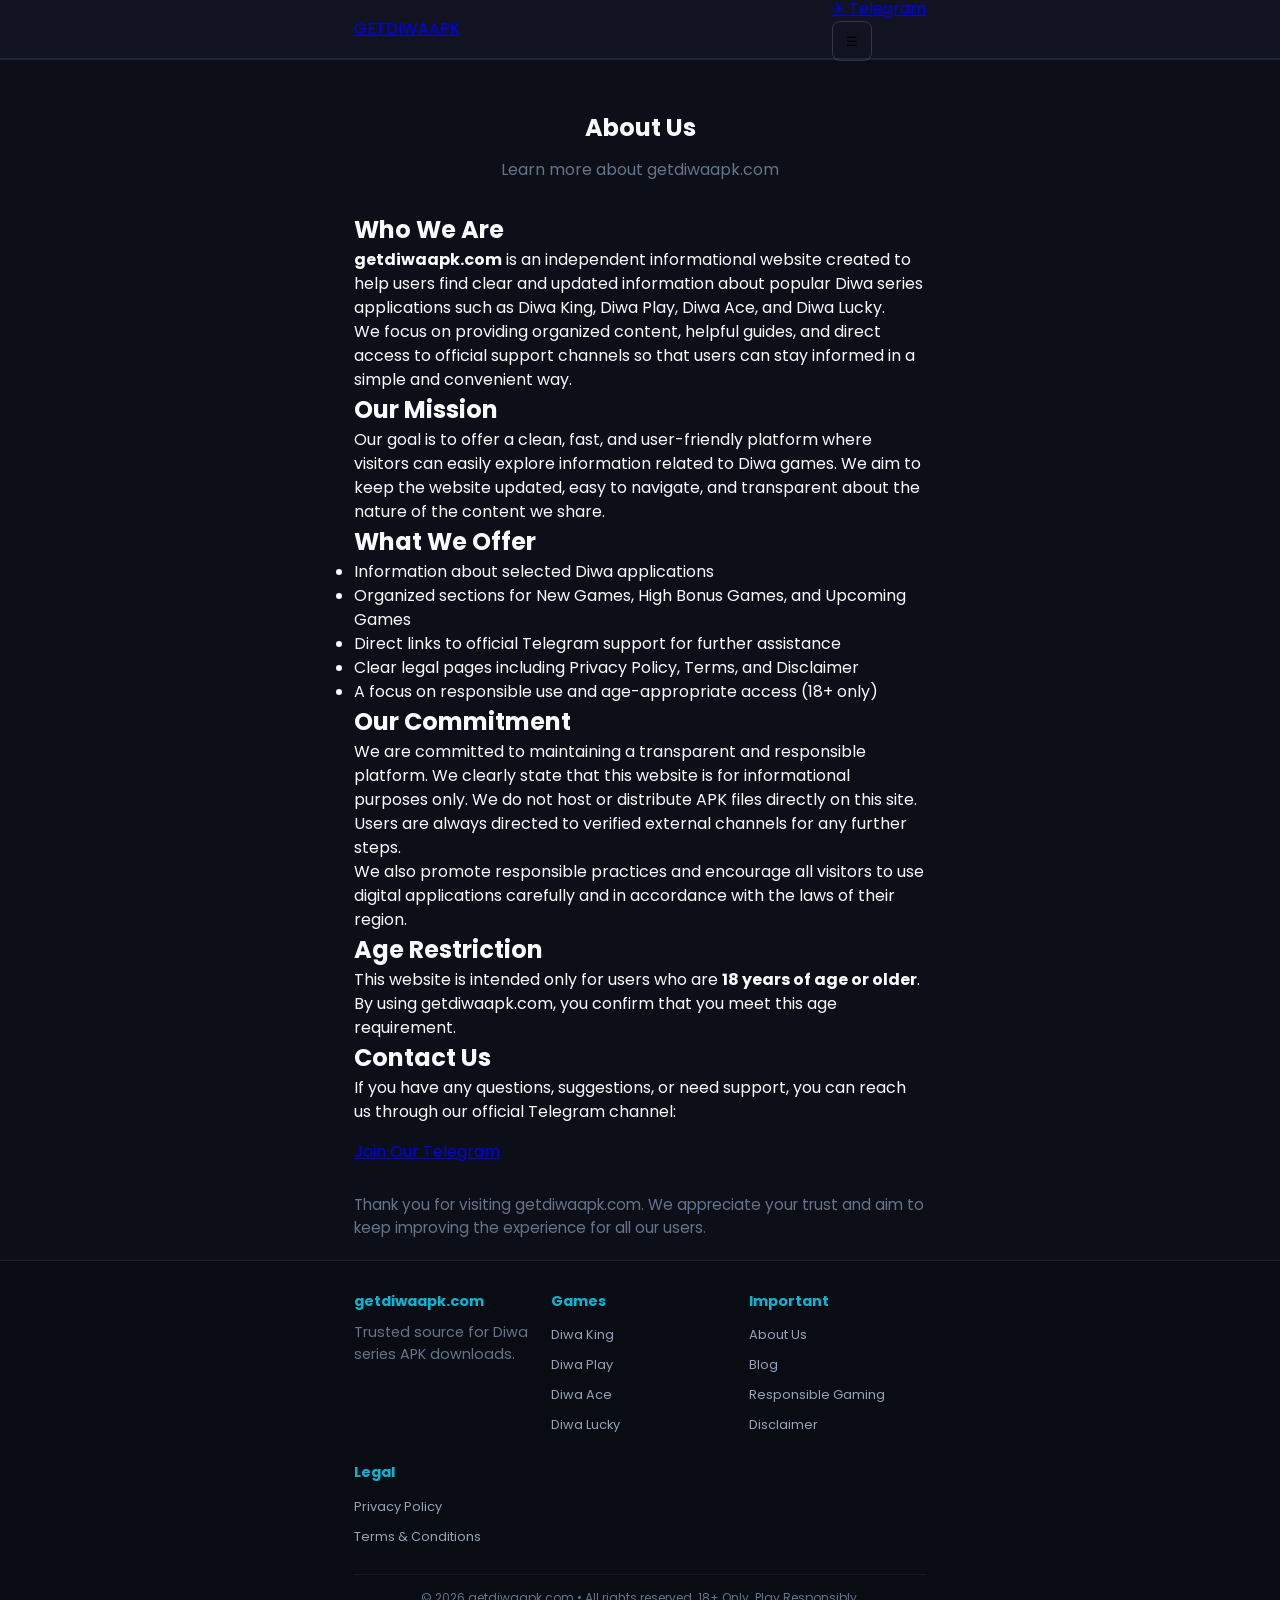
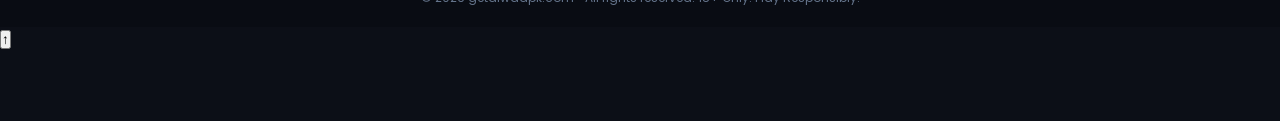
<file: about.html>
<!DOCTYPE html>
<html lang="en">
<head>
  <meta charset="UTF-8">
  <meta name="viewport" content="width=device-width, initial-scale=1.0">
  <title>About Us – getdiwaapk.com</title>
  <meta name="description" content="Learn more about getdiwaapk.com – your trusted source for Diwa King, Diwa Play, Diwa Ace and Diwa Lucky information and updates.">
  <meta name="robots" content="index, follow">
  <link rel="canonical" href="https://getdiwaapk.com/about.html">
  
  <meta property="og:title" content="About Us – getdiwaapk.com">
  <meta property="og:description" content="Discover who we are and what getdiwaapk.com stands for.">
  <meta property="og:url" content="https://getdiwaapk.com/about.html">
  <meta property="og:type" content="website">

  <link rel="preconnect" href="https://fonts.googleapis.com">
  <link rel="preconnect" href="https://fonts.gstatic.com" crossorigin>
  <link rel="stylesheet" href="https://fonts.googleapis.com/css2?family=Poppins:wght@400;600;700;800&display=swap" media="print" onload="this.media='all'">
  <noscript><link rel="stylesheet" href="https://fonts.googleapis.com/css2?family=Poppins:wght@400;600;700;800&display=swap"></noscript>
  
  <link rel="stylesheet" href="style.css">
</head>
<body>
  <header>
    <div class="container nav">
      <a href="index.html" class="logo">GETDIWAAPK</a>
      <div class="nav-right">
        <a href="https://t.me/blackytinvit" target="_blank" rel="noopener" class="telegram-btn">✈️ Telegram</a>
        <button class="mobile-toggle" onclick="document.getElementById('navLinks').classList.toggle('active')" aria-label="Menu">☰</button>
      </div>
    </div>
  </header>

  <main>
    <section class="page-header" style="padding: 50px 0 30px; text-align: center;">
      <div class="container">
        <h1>About Us</h1>
        <p style="color: var(--text-muted); max-width: 600px; margin: 12px auto 0;">Learn more about getdiwaapk.com</p>
      </div>
    </section>

    <div class="container">
      <div class="content-box">
        <h2>Who We Are</h2>
        <p><strong>getdiwaapk.com</strong> is an independent informational website created to help users find clear and updated information about popular Diwa series applications such as Diwa King, Diwa Play, Diwa Ace, and Diwa Lucky.</p>
        <p>We focus on providing organized content, helpful guides, and direct access to official support channels so that users can stay informed in a simple and convenient way.</p>

        <h2>Our Mission</h2>
        <p>Our goal is to offer a clean, fast, and user-friendly platform where visitors can easily explore information related to Diwa games. We aim to keep the website updated, easy to navigate, and transparent about the nature of the content we share.</p>

        <h2>What We Offer</h2>
        <ul>
          <li>Information about selected Diwa applications</li>
          <li>Organized sections for New Games, High Bonus Games, and Upcoming Games</li>
          <li>Direct links to official Telegram support for further assistance</li>
          <li>Clear legal pages including Privacy Policy, Terms, and Disclaimer</li>
          <li>A focus on responsible use and age-appropriate access (18+ only)</li>
        </ul>

        <h2>Our Commitment</h2>
        <p>We are committed to maintaining a transparent and responsible platform. We clearly state that this website is for informational purposes only. We do not host or distribute APK files directly on this site. Users are always directed to verified external channels for any further steps.</p>
        <p>We also promote responsible practices and encourage all visitors to use digital applications carefully and in accordance with the laws of their region.</p>

        <h2>Age Restriction</h2>
        <p>This website is intended only for users who are <strong>18 years of age or older</strong>. By using getdiwaapk.com, you confirm that you meet this age requirement.</p>

        <h2>Contact Us</h2>
        <p>If you have any questions, suggestions, or need support, you can reach us through our official Telegram channel:</p>
        <p style="margin-top: 16px;">
          <a href="https://t.me/blackytinvit" target="_blank" rel="noopener" class="btn-primary" style="display: inline-block;">Join Our Telegram</a>
        </p>

        <p style="margin-top: 30px; color: var(--text-muted); font-size: 0.95rem;">
          Thank you for visiting getdiwaapk.com. We appreciate your trust and aim to keep improving the experience for all our users.
        </p>
      </div>
    </div>
  </main>

  <footer>
    <div class="container">
      <div class="footer-grid">
        <div class="footer-col">
          <h3>getdiwaapk.com</h3>
          <p style="color: var(--text-muted); font-size: 0.9rem;">Trusted source for Diwa series APK downloads.</p>
        </div>
        <div class="footer-col">
          <h3>Games</h3>
          <ul>
            <li><a href="diwa-king.html">Diwa King</a></li>
            <li><a href="diwa-play.html">Diwa Play</a></li>
            <li><a href="diwa-ace.html">Diwa Ace</a></li>
            <li><a href="diwa-lucky.html">Diwa Lucky</a></li>
          </ul>
        </div>
        <div class="footer-col">
          <h3>Important</h3>
          <ul>
            <li><a href="about.html">About Us</a></li>
            <li><a href="blog.html">Blog</a></li>
            <li><a href="responsible-gaming.html">Responsible Gaming</a></li>
            <li><a href="disclaimer.html">Disclaimer</a></li>
          </ul>
        </div>
        <div class="footer-col">
          <h3>Legal</h3>
          <ul>
            <li><a href="privacy.html">Privacy Policy</a></li>
            <li><a href="terms.html">Terms & Conditions</a></li>
          </ul>
        </div>
      </div>
      <div class="footer-bottom">
        <p>© 2026 getdiwaapk.com • All rights reserved. 18+ Only. Play Responsibly.</p>
      </div>
    </div>
  </footer>

  <button id="backToTop" onclick="window.scrollTo({top:0,behavior:'smooth'})" aria-label="Back to top">↑</button>

  <script>
    window.addEventListener('scroll', () => {
      document.getElementById('backToTop').classList.toggle('show', window.scrollY > 400);
    });
  </script>
</body>
</html>
</file>
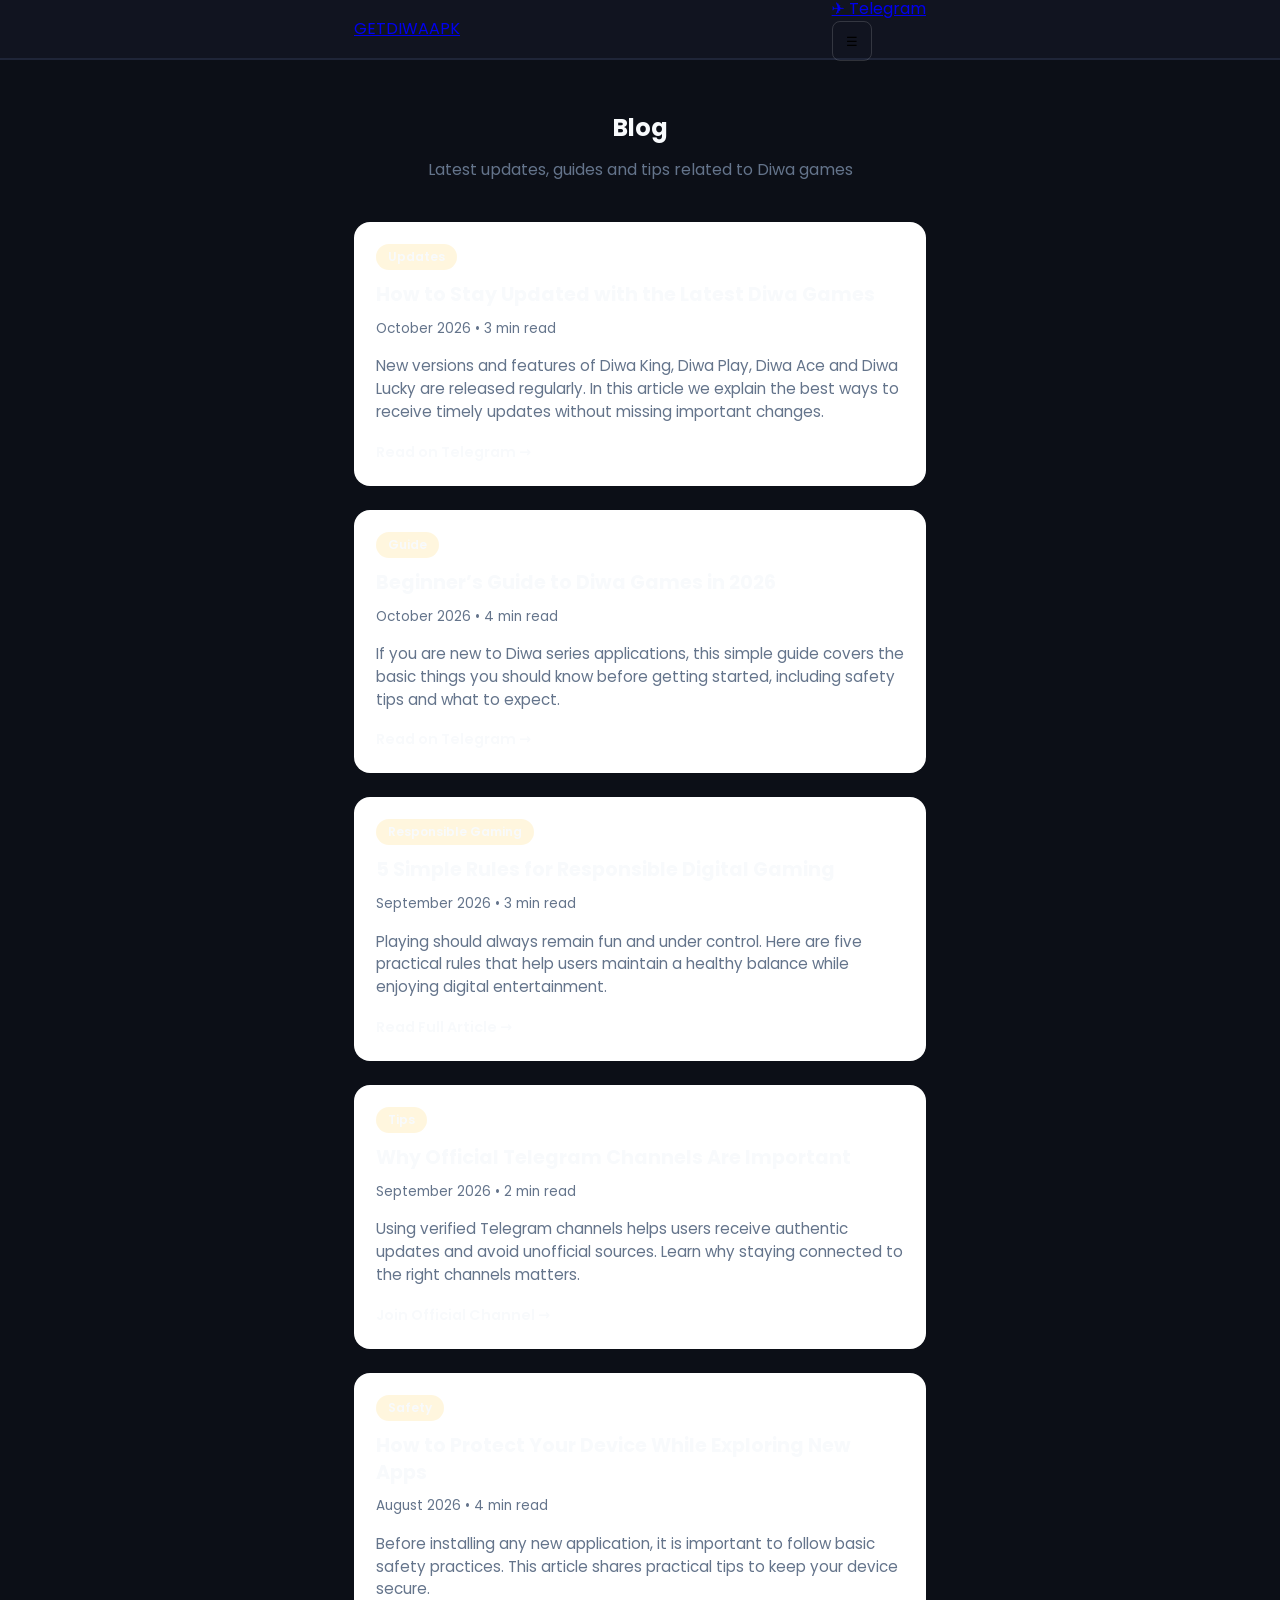
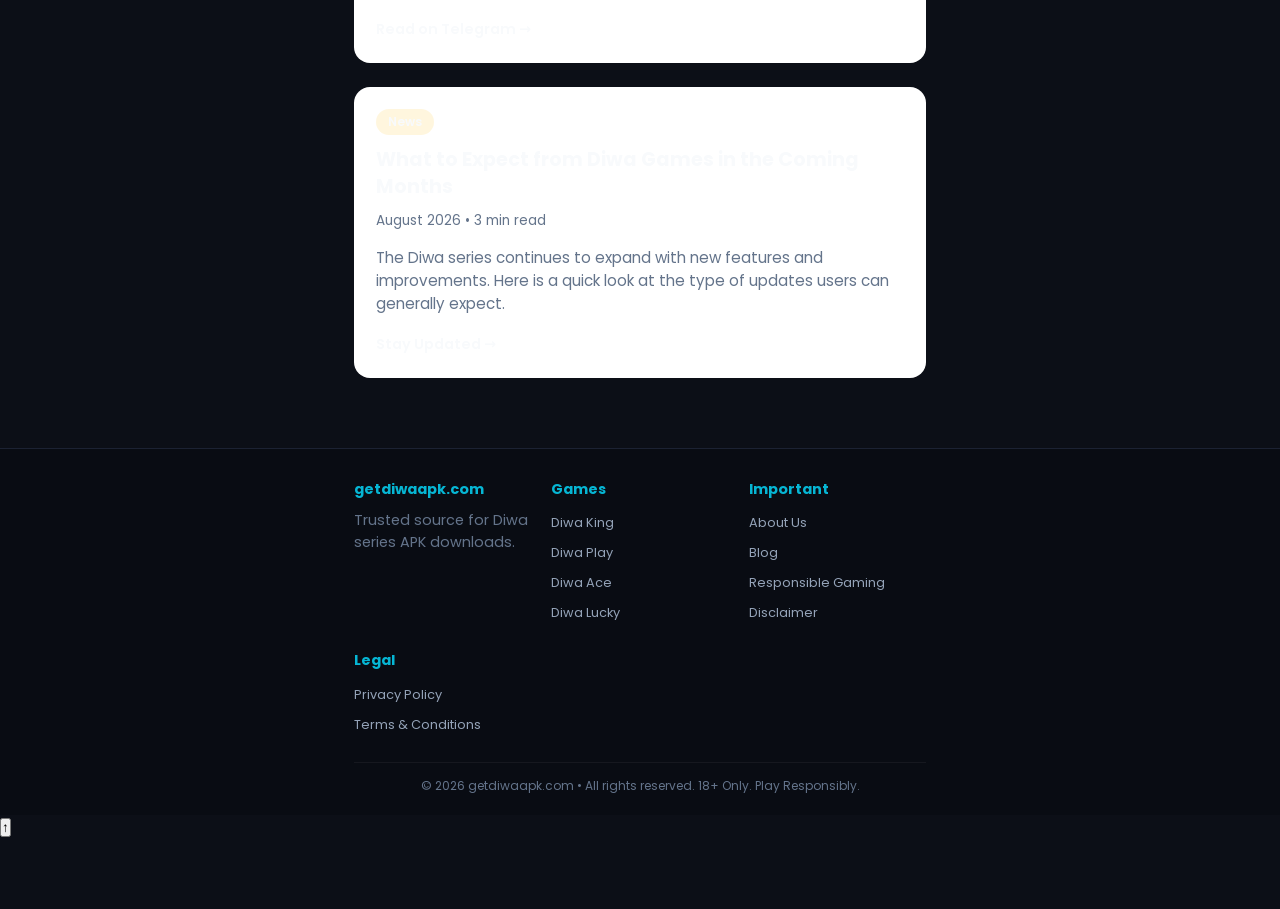
<file: blog.html>
<!DOCTYPE html>
<html lang="en">
<head>
  <meta charset="UTF-8">
  <meta name="viewport" content="width=device-width, initial-scale=1.0">
  <title>Blog – getdiwaapk.com | Latest Diwa Games Updates & Guides</title>
  <meta name="description" content="Read the latest articles, guides and updates about Diwa King, Diwa Play, Diwa Ace, Diwa Lucky and responsible gaming tips on getdiwaapk.com blog.">
  <meta name="robots" content="index, follow">
  <link rel="canonical" href="https://getdiwaapk.com/blog.html">
  
  <meta property="og:title" content="Blog – getdiwaapk.com">
  <meta property="og:description" content="Latest updates, guides and tips related to Diwa games.">
  <meta property="og:url" content="https://getdiwaapk.com/blog.html">
  <meta property="og:type" content="website">

  <link rel="preconnect" href="https://fonts.googleapis.com">
  <link rel="preconnect" href="https://fonts.gstatic.com" crossorigin>
  <link rel="stylesheet" href="https://fonts.googleapis.com/css2?family=Poppins:wght@400;600;700;800&display=swap" media="print" onload="this.media='all'">
  <noscript><link rel="stylesheet" href="https://fonts.googleapis.com/css2?family=Poppins:wght@400;600;700;800&display=swap"></noscript>
  
  <link rel="stylesheet" href="style.css">

  <style>
    .blog-grid {
      display: grid;
      grid-template-columns: repeat(auto-fill, minmax(300px, 1fr));
      gap: 24px;
      margin-top: 10px;
    }
    .blog-card {
      background: var(--bg-card);
      border: 1px solid var(--border);
      border-radius: 16px;
      overflow: hidden;
      transition: all 0.3s ease;
    }
    .blog-card:hover {
      transform: translateY(-6px);
      border-color: rgba(251, 191, 36, 0.4);
      box-shadow: 0 12px 28px rgba(0,0,0,0.3);
    }
    .blog-card-body {
      padding: 22px;
    }
    .blog-card .category {
      display: inline-block;
      background: rgba(251, 191, 36, 0.15);
      color: var(--gold);
      font-size: 0.75rem;
      font-weight: 600;
      padding: 4px 12px;
      border-radius: 50px;
      margin-bottom: 12px;
    }
    .blog-card h2 {
      font-size: 1.2rem;
      margin-bottom: 10px;
      color: var(--text);
      line-height: 1.4;
    }
    .blog-card p {
      color: var(--text-muted);
      font-size: 0.95rem;
      margin-bottom: 16px;
      display: -webkit-box;
      -webkit-line-clamp: 3;
      -webkit-box-orient: vertical;
      overflow: hidden;
    }
    .blog-card .meta {
      font-size: 0.85rem;
      color: var(--text-muted);
      margin-bottom: 16px;
    }
    .blog-card .read-more {
      display: inline-block;
      color: var(--gold);
      font-weight: 600;
      font-size: 0.9rem;
      text-decoration: none;
    }
    .blog-card .read-more:hover {
      text-decoration: underline;
    }
    @media (max-width: 640px) {
      .blog-grid {
        grid-template-columns: 1fr;
      }
    }
  </style>
</head>
<body>
  <header>
    <div class="container nav">
      <a href="index.html" class="logo">GETDIWAAPK</a>
      <div class="nav-right">
        <a href="https://t.me/blackytinvit" target="_blank" rel="noopener" class="telegram-btn">✈️ Telegram</a>
        <button class="mobile-toggle" onclick="document.getElementById('navLinks').classList.toggle('active')" aria-label="Menu">☰</button>
      </div>
    </div>
  </header>

  <main>
    <section class="page-header" style="padding: 50px 0 30px; text-align: center;">
      <div class="container">
        <h1>Blog</h1>
        <p style="color: var(--text-muted); max-width: 600px; margin: 12px auto 0;">Latest updates, guides and tips related to Diwa games</p>
      </div>
    </section>

    <div class="container" style="padding-bottom: 50px;">
      <div class="blog-grid">

        <!-- Article 1 -->
        <article class="blog-card">
          <div class="blog-card-body">
            <span class="category">Updates</span>
            <h2>How to Stay Updated with the Latest Diwa Games</h2>
            <div class="meta">October 2026 • 3 min read</div>
            <p>New versions and features of Diwa King, Diwa Play, Diwa Ace and Diwa Lucky are released regularly. In this article we explain the best ways to receive timely updates without missing important changes.</p>
            <a href="https://t.me/blackytinvit" target="_blank" class="read-more">Read on Telegram →</a>
          </div>
        </article>

        <!-- Article 2 -->
        <article class="blog-card">
          <div class="blog-card-body">
            <span class="category">Guide</span>
            <h2>Beginner’s Guide to Diwa Games in 2026</h2>
            <div class="meta">October 2026 • 4 min read</div>
            <p>If you are new to Diwa series applications, this simple guide covers the basic things you should know before getting started, including safety tips and what to expect.</p>
            <a href="https://t.me/blackytinvit" target="_blank" class="read-more">Read on Telegram →</a>
          </div>
        </article>

        <!-- Article 3 -->
        <article class="blog-card">
          <div class="blog-card-body">
            <span class="category">Responsible Gaming</span>
            <h2>5 Simple Rules for Responsible Digital Gaming</h2>
            <div class="meta">September 2026 • 3 min read</div>
            <p>Playing should always remain fun and under control. Here are five practical rules that help users maintain a healthy balance while enjoying digital entertainment.</p>
            <a href="responsible-gaming.html" class="read-more">Read Full Article →</a>
          </div>
        </article>

        <!-- Article 4 -->
        <article class="blog-card">
          <div class="blog-card-body">
            <span class="category">Tips</span>
            <h2>Why Official Telegram Channels Are Important</h2>
            <div class="meta">September 2026 • 2 min read</div>
            <p>Using verified Telegram channels helps users receive authentic updates and avoid unofficial sources. Learn why staying connected to the right channels matters.</p>
            <a href="https://t.me/blackytinvit" target="_blank" class="read-more">Join Official Channel →</a>
          </div>
        </article>

        <!-- Article 5 -->
        <article class="blog-card">
          <div class="blog-card-body">
            <span class="category">Safety</span>
            <h2>How to Protect Your Device While Exploring New Apps</h2>
            <div class="meta">August 2026 • 4 min read</div>
            <p>Before installing any new application, it is important to follow basic safety practices. This article shares practical tips to keep your device secure.</p>
            <a href="https://t.me/blackytinvit" target="_blank" class="read-more">Read on Telegram →</a>
          </div>
        </article>

        <!-- Article 6 -->
        <article class="blog-card">
          <div class="blog-card-body">
            <span class="category">News</span>
            <h2>What to Expect from Diwa Games in the Coming Months</h2>
            <div class="meta">August 2026 • 3 min read</div>
            <p>The Diwa series continues to expand with new features and improvements. Here is a quick look at the type of updates users can generally expect.</p>
            <a href="https://t.me/blackytinvit" target="_blank" class="read-more">Stay Updated →</a>
          </div>
        </article>

      </div>
    </div>
  </main>

  <footer>
    <div class="container">
      <div class="footer-grid">
        <div class="footer-col">
          <h3>getdiwaapk.com</h3>
          <p style="color: var(--text-muted); font-size: 0.9rem;">Trusted source for Diwa series APK downloads.</p>
        </div>
        <div class="footer-col">
          <h3>Games</h3>
          <ul>
            <li><a href="diwa-king.html">Diwa King</a></li>
            <li><a href="diwa-play.html">Diwa Play</a></li>
            <li><a href="diwa-ace.html">Diwa Ace</a></li>
            <li><a href="diwa-lucky.html">Diwa Lucky</a></li>
          </ul>
        </div>
        <div class="footer-col">
          <h3>Important</h3>
          <ul>
            <li><a href="about.html">About Us</a></li>
            <li><a href="blog.html">Blog</a></li>
            <li><a href="responsible-gaming.html">Responsible Gaming</a></li>
            <li><a href="disclaimer.html">Disclaimer</a></li>
          </ul>
        </div>
        <div class="footer-col">
          <h3>Legal</h3>
          <ul>
            <li><a href="privacy.html">Privacy Policy</a></li>
            <li><a href="terms.html">Terms & Conditions</a></li>
          </ul>
        </div>
      </div>
      <div class="footer-bottom">
        <p>© 2026 getdiwaapk.com • All rights reserved. 18+ Only. Play Responsibly.</p>
      </div>
    </div>
  </footer>

  <button id="backToTop" onclick="window.scrollTo({top:0,behavior:'smooth'})" aria-label="Back to top">↑</button>

  <script>
    window.addEventListener('scroll', () => {
      document.getElementById('backToTop').classList.toggle('show', window.scrollY > 400);
    });
  </script>
</body>
</html>
</file>
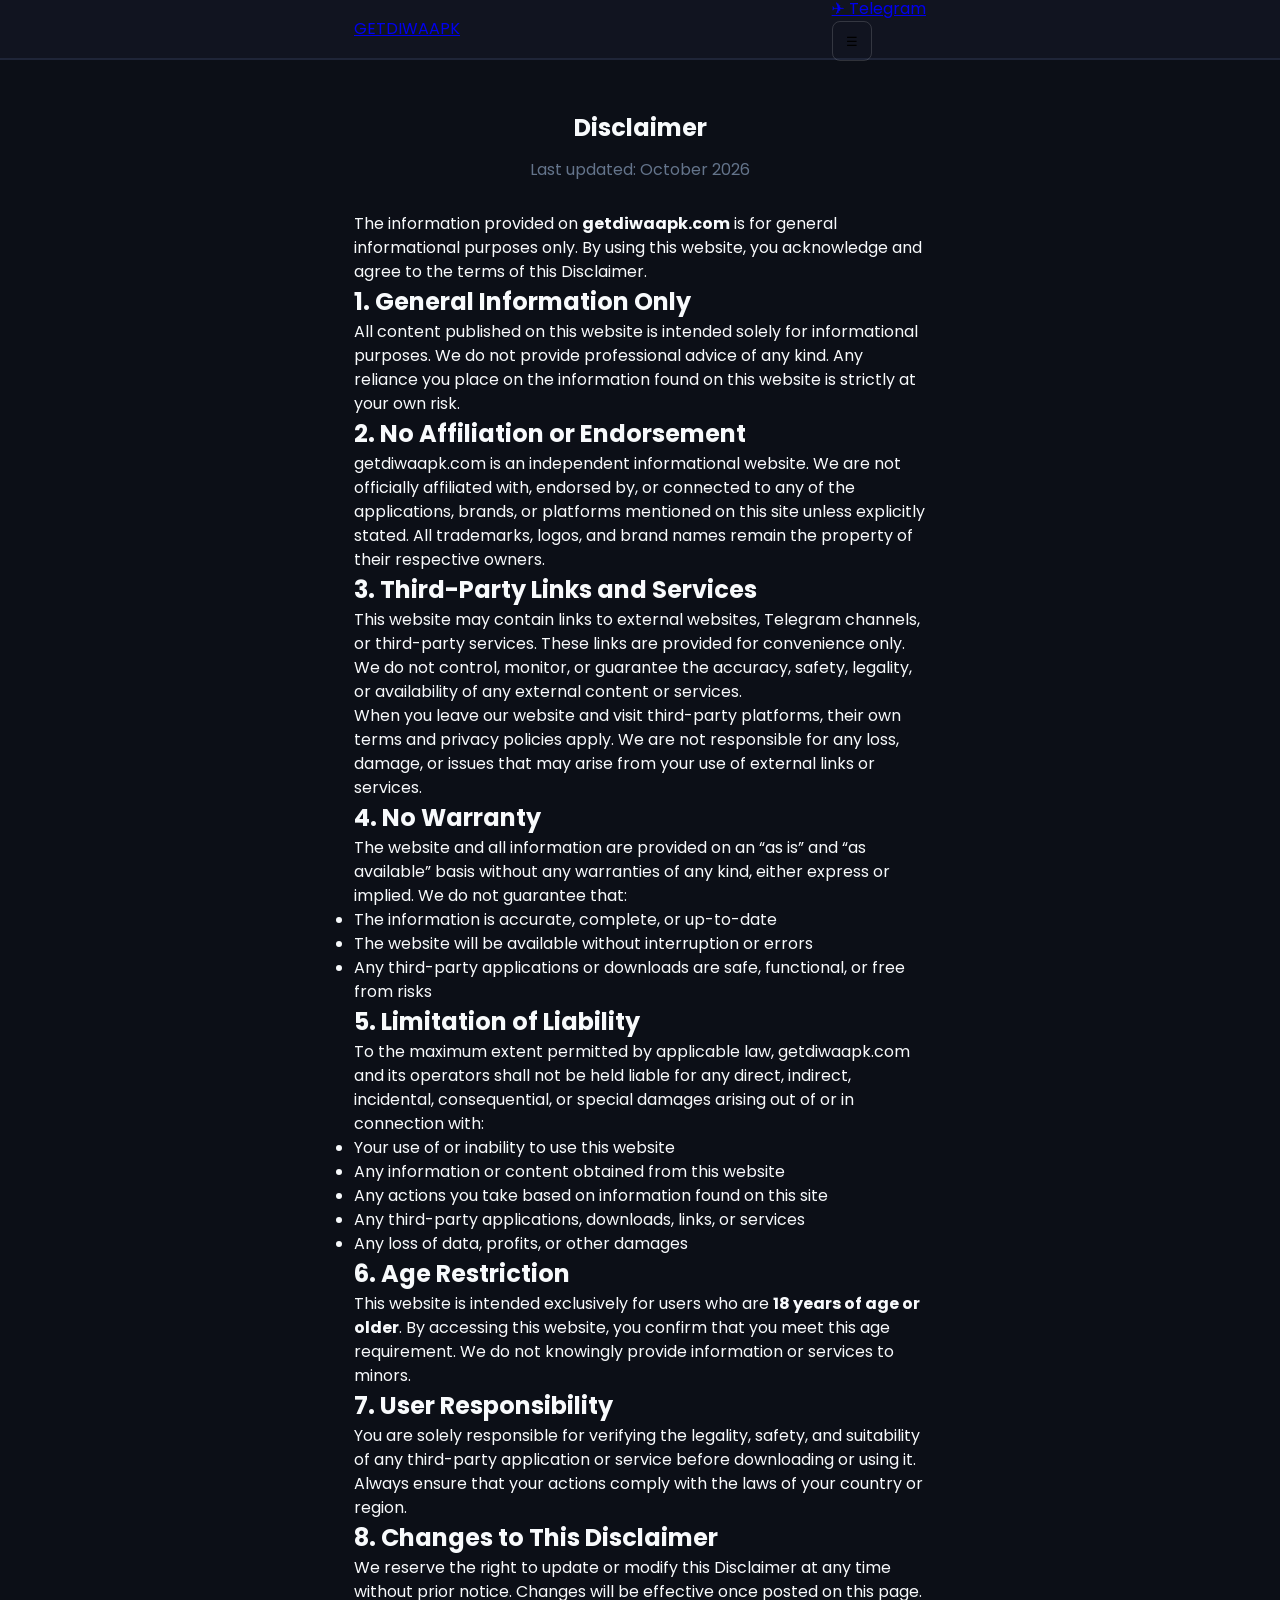
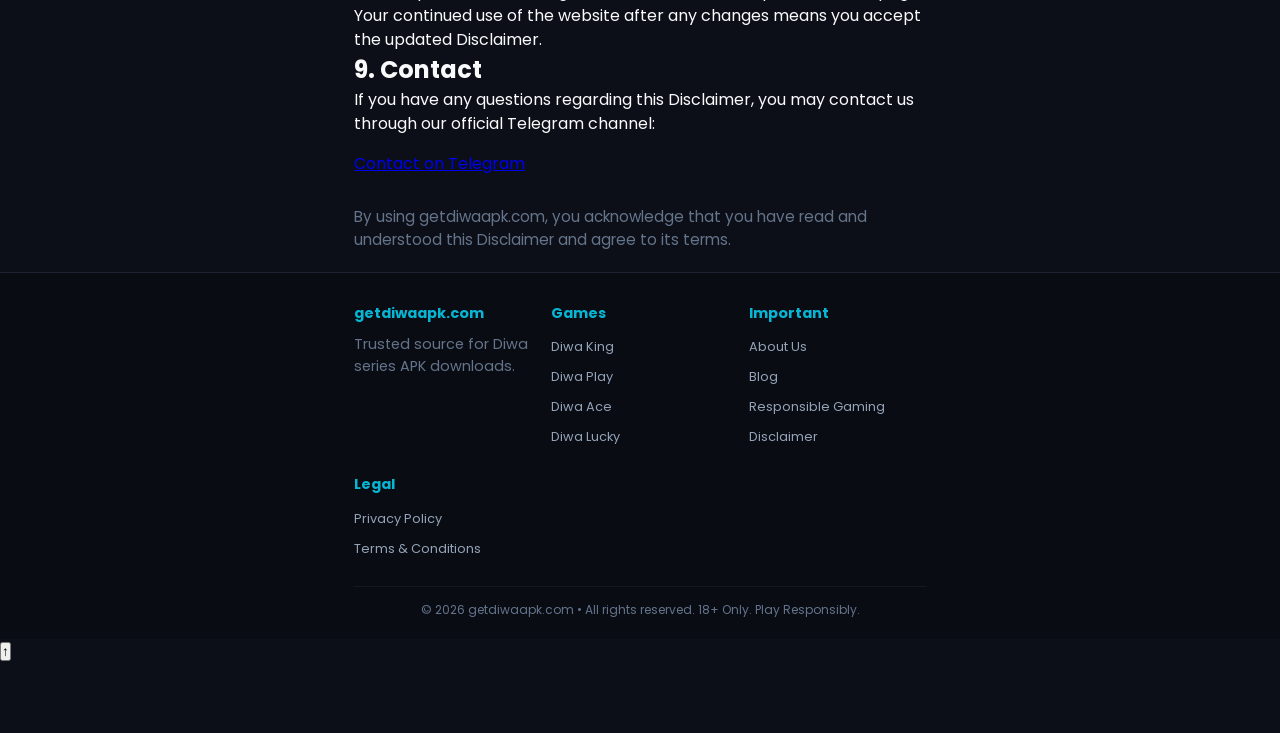
<file: disclaimer.html>
<!DOCTYPE html>
<html lang="en">
<head>
  <meta charset="UTF-8">
  <meta name="viewport" content="width=device-width, initial-scale=1.0">
  <title>Disclaimer – getdiwaapk.com</title>
  <meta name="description" content="Read the Disclaimer of getdiwaapk.com. Important information about the nature of our website and limitations of liability.">
  <meta name="robots" content="index, follow">
  <link rel="canonical" href="https://getdiwaapk.com/disclaimer.html">
  
  <meta property="og:title" content="Disclaimer – getdiwaapk.com">
  <meta property="og:description" content="Important disclaimer regarding the use of getdiwaapk.com and related information.">
  <meta property="og:url" content="https://getdiwaapk.com/disclaimer.html">
  <meta property="og:type" content="website">

  <link rel="preconnect" href="https://fonts.googleapis.com">
  <link rel="preconnect" href="https://fonts.gstatic.com" crossorigin>
  <link rel="stylesheet" href="https://fonts.googleapis.com/css2?family=Poppins:wght@400;600;700;800&display=swap" media="print" onload="this.media='all'">
  <noscript><link rel="stylesheet" href="https://fonts.googleapis.com/css2?family=Poppins:wght@400;600;700;800&display=swap"></noscript>
  
  <link rel="stylesheet" href="style.css">
</head>
<body>
  <header>
    <div class="container nav">
      <a href="index.html" class="logo">GETDIWAAPK</a>
      <div class="nav-right">
        <a href="https://t.me/blackytinvit" target="_blank" rel="noopener" class="telegram-btn">✈️ Telegram</a>
        <button class="mobile-toggle" onclick="document.getElementById('navLinks').classList.toggle('active')" aria-label="Menu">☰</button>
      </div>
    </div>
  </header>

  <main>
    <section class="page-header" style="padding: 50px 0 30px; text-align: center;">
      <div class="container">
        <h1>Disclaimer</h1>
        <p style="color: var(--text-muted); max-width: 600px; margin: 12px auto 0;">Last updated: October 2026</p>
      </div>
    </section>

    <div class="container">
      <div class="content-box">
        <p>The information provided on <strong>getdiwaapk.com</strong> is for general informational purposes only. By using this website, you acknowledge and agree to the terms of this Disclaimer.</p>

        <h2>1. General Information Only</h2>
        <p>All content published on this website is intended solely for informational purposes. We do not provide professional advice of any kind. Any reliance you place on the information found on this website is strictly at your own risk.</p>

        <h2>2. No Affiliation or Endorsement</h2>
        <p>getdiwaapk.com is an independent informational website. We are not officially affiliated with, endorsed by, or connected to any of the applications, brands, or platforms mentioned on this site unless explicitly stated. All trademarks, logos, and brand names remain the property of their respective owners.</p>

        <h2>3. Third-Party Links and Services</h2>
        <p>This website may contain links to external websites, Telegram channels, or third-party services. These links are provided for convenience only. We do not control, monitor, or guarantee the accuracy, safety, legality, or availability of any external content or services.</p>
        <p>When you leave our website and visit third-party platforms, their own terms and privacy policies apply. We are not responsible for any loss, damage, or issues that may arise from your use of external links or services.</p>

        <h2>4. No Warranty</h2>
        <p>The website and all information are provided on an “as is” and “as available” basis without any warranties of any kind, either express or implied. We do not guarantee that:</p>
        <ul>
          <li>The information is accurate, complete, or up-to-date</li>
          <li>The website will be available without interruption or errors</li>
          <li>Any third-party applications or downloads are safe, functional, or free from risks</li>
        </ul>

        <h2>5. Limitation of Liability</h2>
        <p>To the maximum extent permitted by applicable law, getdiwaapk.com and its operators shall not be held liable for any direct, indirect, incidental, consequential, or special damages arising out of or in connection with:</p>
        <ul>
          <li>Your use of or inability to use this website</li>
          <li>Any information or content obtained from this website</li>
          <li>Any actions you take based on information found on this site</li>
          <li>Any third-party applications, downloads, links, or services</li>
          <li>Any loss of data, profits, or other damages</li>
        </ul>

        <h2>6. Age Restriction</h2>
        <p>This website is intended exclusively for users who are <strong>18 years of age or older</strong>. By accessing this website, you confirm that you meet this age requirement. We do not knowingly provide information or services to minors.</p>

        <h2>7. User Responsibility</h2>
        <p>You are solely responsible for verifying the legality, safety, and suitability of any third-party application or service before downloading or using it. Always ensure that your actions comply with the laws of your country or region.</p>

        <h2>8. Changes to This Disclaimer</h2>
        <p>We reserve the right to update or modify this Disclaimer at any time without prior notice. Changes will be effective once posted on this page. Your continued use of the website after any changes means you accept the updated Disclaimer.</p>

        <h2>9. Contact</h2>
        <p>If you have any questions regarding this Disclaimer, you may contact us through our official Telegram channel:</p>
        <p style="margin-top: 16px;">
          <a href="https://t.me/blackytinvit" target="_blank" rel="noopener" class="btn-primary" style="display: inline-block;">Contact on Telegram</a>
        </p>

        <p style="margin-top: 30px; color: var(--text-muted); font-size: 0.95rem;">
          By using getdiwaapk.com, you acknowledge that you have read and understood this Disclaimer and agree to its terms.
        </p>
      </div>
    </div>
  </main>

  <footer>
    <div class="container">
      <div class="footer-grid">
        <div class="footer-col">
          <h3>getdiwaapk.com</h3>
          <p style="color: var(--text-muted); font-size: 0.9rem;">Trusted source for Diwa series APK downloads.</p>
        </div>
        <div class="footer-col">
          <h3>Games</h3>
          <ul>
            <li><a href="diwa-king.html">Diwa King</a></li>
            <li><a href="diwa-play.html">Diwa Play</a></li>
            <li><a href="diwa-ace.html">Diwa Ace</a></li>
            <li><a href="diwa-lucky.html">Diwa Lucky</a></li>
          </ul>
        </div>
        <div class="footer-col">
          <h3>Important</h3>
          <ul>
            <li><a href="about.html">About Us</a></li>
            <li><a href="blog.html">Blog</a></li>
            <li><a href="responsible-gaming.html">Responsible Gaming</a></li>
            <li><a href="disclaimer.html">Disclaimer</a></li>
          </ul>
        </div>
        <div class="footer-col">
          <h3>Legal</h3>
          <ul>
            <li><a href="privacy.html">Privacy Policy</a></li>
            <li><a href="terms.html">Terms & Conditions</a></li>
          </ul>
        </div>
      </div>
      <div class="footer-bottom">
        <p>© 2026 getdiwaapk.com • All rights reserved. 18+ Only. Play Responsibly.</p>
      </div>
    </div>
  </footer>

  <button id="backToTop" onclick="window.scrollTo({top:0,behavior:'smooth'})" aria-label="Back to top">↑</button>

  <script>
    window.addEventListener('scroll', () => {
      document.getElementById('backToTop').classList.toggle('show', window.scrollY > 400);
    });
  </script>
</body>
  </html>
</file>
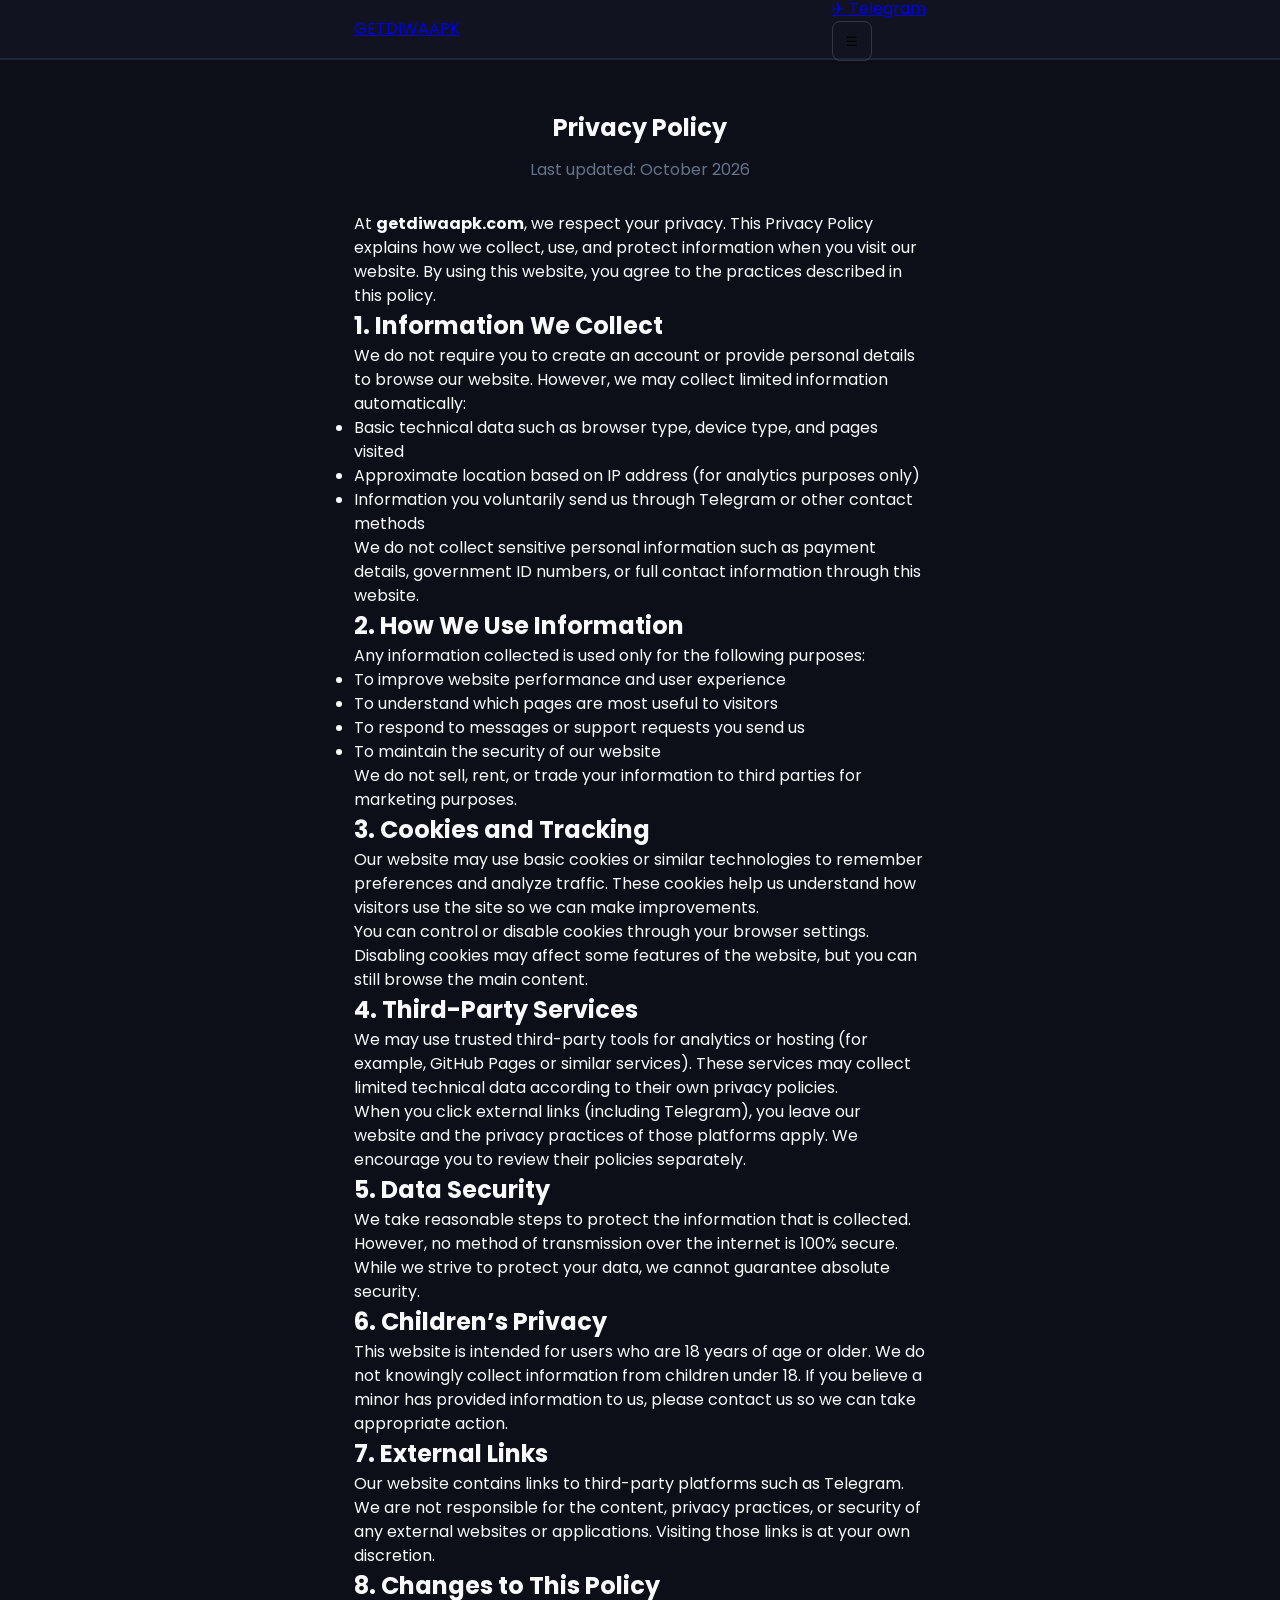
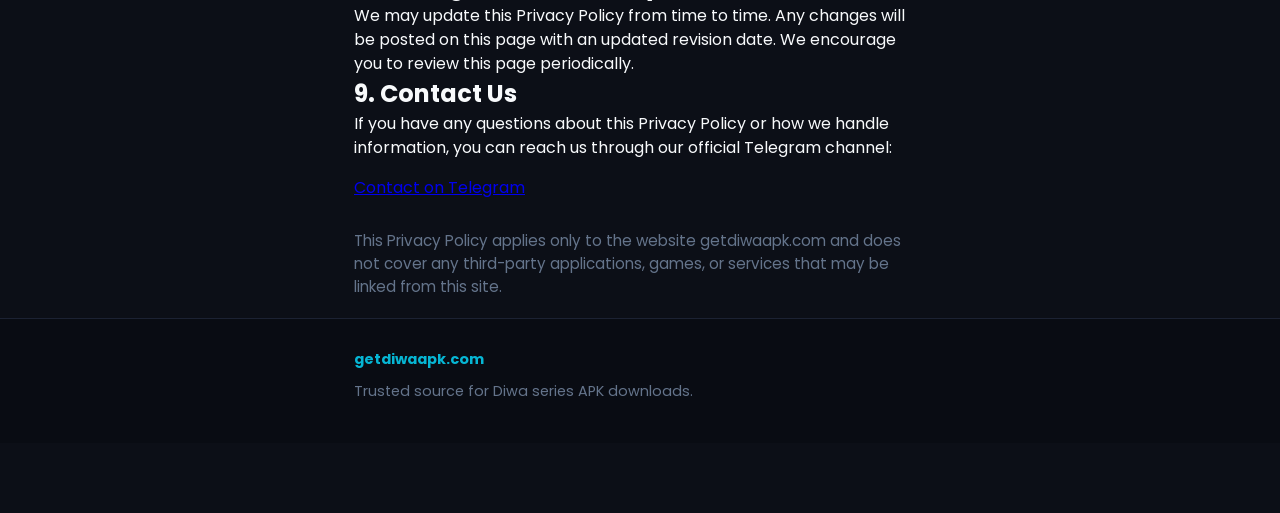
<file: privacy.html>
<!DOCTYPE html>
<html lang="en">
<head>
  <meta charset="UTF-8">
  <meta name="viewport" content="width=device-width, initial-scale=1.0">
  <title>Privacy Policy – getdiwaapk.com</title>
  <meta name="description" content="Read the Privacy Policy of getdiwaapk.com. Learn how we handle information when you visit our website and use our services.">
  <meta name="robots" content="index, follow">
  <link rel="canonical" href="https://getdiwaapk.com/privacy.html">
  
  <meta property="og:title" content="Privacy Policy – getdiwaapk.com">
  <meta property="og:description" content="Our commitment to protecting your privacy while you browse getdiwaapk.com.">
  <meta property="og:url" content="https://getdiwaapk.com/privacy.html">
  <meta property="og:type" content="website">

  <link rel="preconnect" href="https://fonts.googleapis.com">
  <link rel="preconnect" href="https://fonts.gstatic.com" crossorigin>
  <link rel="stylesheet" href="https://fonts.googleapis.com/css2?family=Poppins:wght@400;600;700;800&display=swap" media="print" onload="this.media='all'">
  <noscript><link rel="stylesheet" href="https://fonts.googleapis.com/css2?family=Poppins:wght@400;600;700;800&display=swap"></noscript>
  
  <link rel="stylesheet" href="style.css">
</head>
<body>
  <header>
    <div class="container nav">
      <a href="index.html" class="logo">GETDIWAAPK</a>
      <div class="nav-right">
        <a href="https://t.me/blackytinvit" target="_blank" rel="noopener" class="telegram-btn">✈️ Telegram</a>
        <button class="mobile-toggle" onclick="document.getElementById('navLinks').classList.toggle('active')" aria-label="Menu">☰</button>
      </div>
    </div>
  </header>

  <main>
    <section class="page-header" style="padding: 50px 0 30px; text-align: center;">
      <div class="container">
        <h1>Privacy Policy</h1>
        <p style="color: var(--text-muted); max-width: 600px; margin: 12px auto 0;">Last updated: October 2026</p>
      </div>
    </section>

    <div class="container">
      <div class="content-box">
        <p>At <strong>getdiwaapk.com</strong>, we respect your privacy. This Privacy Policy explains how we collect, use, and protect information when you visit our website. By using this website, you agree to the practices described in this policy.</p>

        <h2>1. Information We Collect</h2>
        <p>We do not require you to create an account or provide personal details to browse our website. However, we may collect limited information automatically:</p>
        <ul>
          <li>Basic technical data such as browser type, device type, and pages visited</li>
          <li>Approximate location based on IP address (for analytics purposes only)</li>
          <li>Information you voluntarily send us through Telegram or other contact methods</li>
        </ul>
        <p>We do not collect sensitive personal information such as payment details, government ID numbers, or full contact information through this website.</p>

        <h2>2. How We Use Information</h2>
        <p>Any information collected is used only for the following purposes:</p>
        <ul>
          <li>To improve website performance and user experience</li>
          <li>To understand which pages are most useful to visitors</li>
          <li>To respond to messages or support requests you send us</li>
          <li>To maintain the security of our website</li>
        </ul>
        <p>We do not sell, rent, or trade your information to third parties for marketing purposes.</p>

        <h2>3. Cookies and Tracking</h2>
        <p>Our website may use basic cookies or similar technologies to remember preferences and analyze traffic. These cookies help us understand how visitors use the site so we can make improvements.</p>
        <p>You can control or disable cookies through your browser settings. Disabling cookies may affect some features of the website, but you can still browse the main content.</p>

        <h2>4. Third-Party Services</h2>
        <p>We may use trusted third-party tools for analytics or hosting (for example, GitHub Pages or similar services). These services may collect limited technical data according to their own privacy policies.</p>
        <p>When you click external links (including Telegram), you leave our website and the privacy practices of those platforms apply. We encourage you to review their policies separately.</p>

        <h2>5. Data Security</h2>
        <p>We take reasonable steps to protect the information that is collected. However, no method of transmission over the internet is 100% secure. While we strive to protect your data, we cannot guarantee absolute security.</p>

        <h2>6. Children’s Privacy</h2>
        <p>This website is intended for users who are 18 years of age or older. We do not knowingly collect information from children under 18. If you believe a minor has provided information to us, please contact us so we can take appropriate action.</p>

        <h2>7. External Links</h2>
        <p>Our website contains links to third-party platforms such as Telegram. We are not responsible for the content, privacy practices, or security of any external websites or applications. Visiting those links is at your own discretion.</p>

        <h2>8. Changes to This Policy</h2>
        <p>We may update this Privacy Policy from time to time. Any changes will be posted on this page with an updated revision date. We encourage you to review this page periodically.</p>

        <h2>9. Contact Us</h2>
        <p>If you have any questions about this Privacy Policy or how we handle information, you can reach us through our official Telegram channel:</p>
        <p style="margin-top: 16px;">
          <a href="https://t.me/blackytinvit" target="_blank" rel="noopener" class="btn-primary" style="display: inline-block;">Contact on Telegram</a>
        </p>

        <p style="margin-top: 30px; color: var(--text-muted); font-size: 0.95rem;">
          This Privacy Policy applies only to the website getdiwaapk.com and does not cover any third-party applications, games, or services that may be linked from this site.
        </p>
      </div>
    </div>
  </main>

  <footer>
    <div class="container">
      <div class="footer-grid">
        <div class="footer-col">
          <h3>getdiwaapk.com</h3>
          <p style="color: var(--text-muted); font-size: 0.9rem;">Trusted source for Diwa series APK downloads.</p>
          </div>
</file>
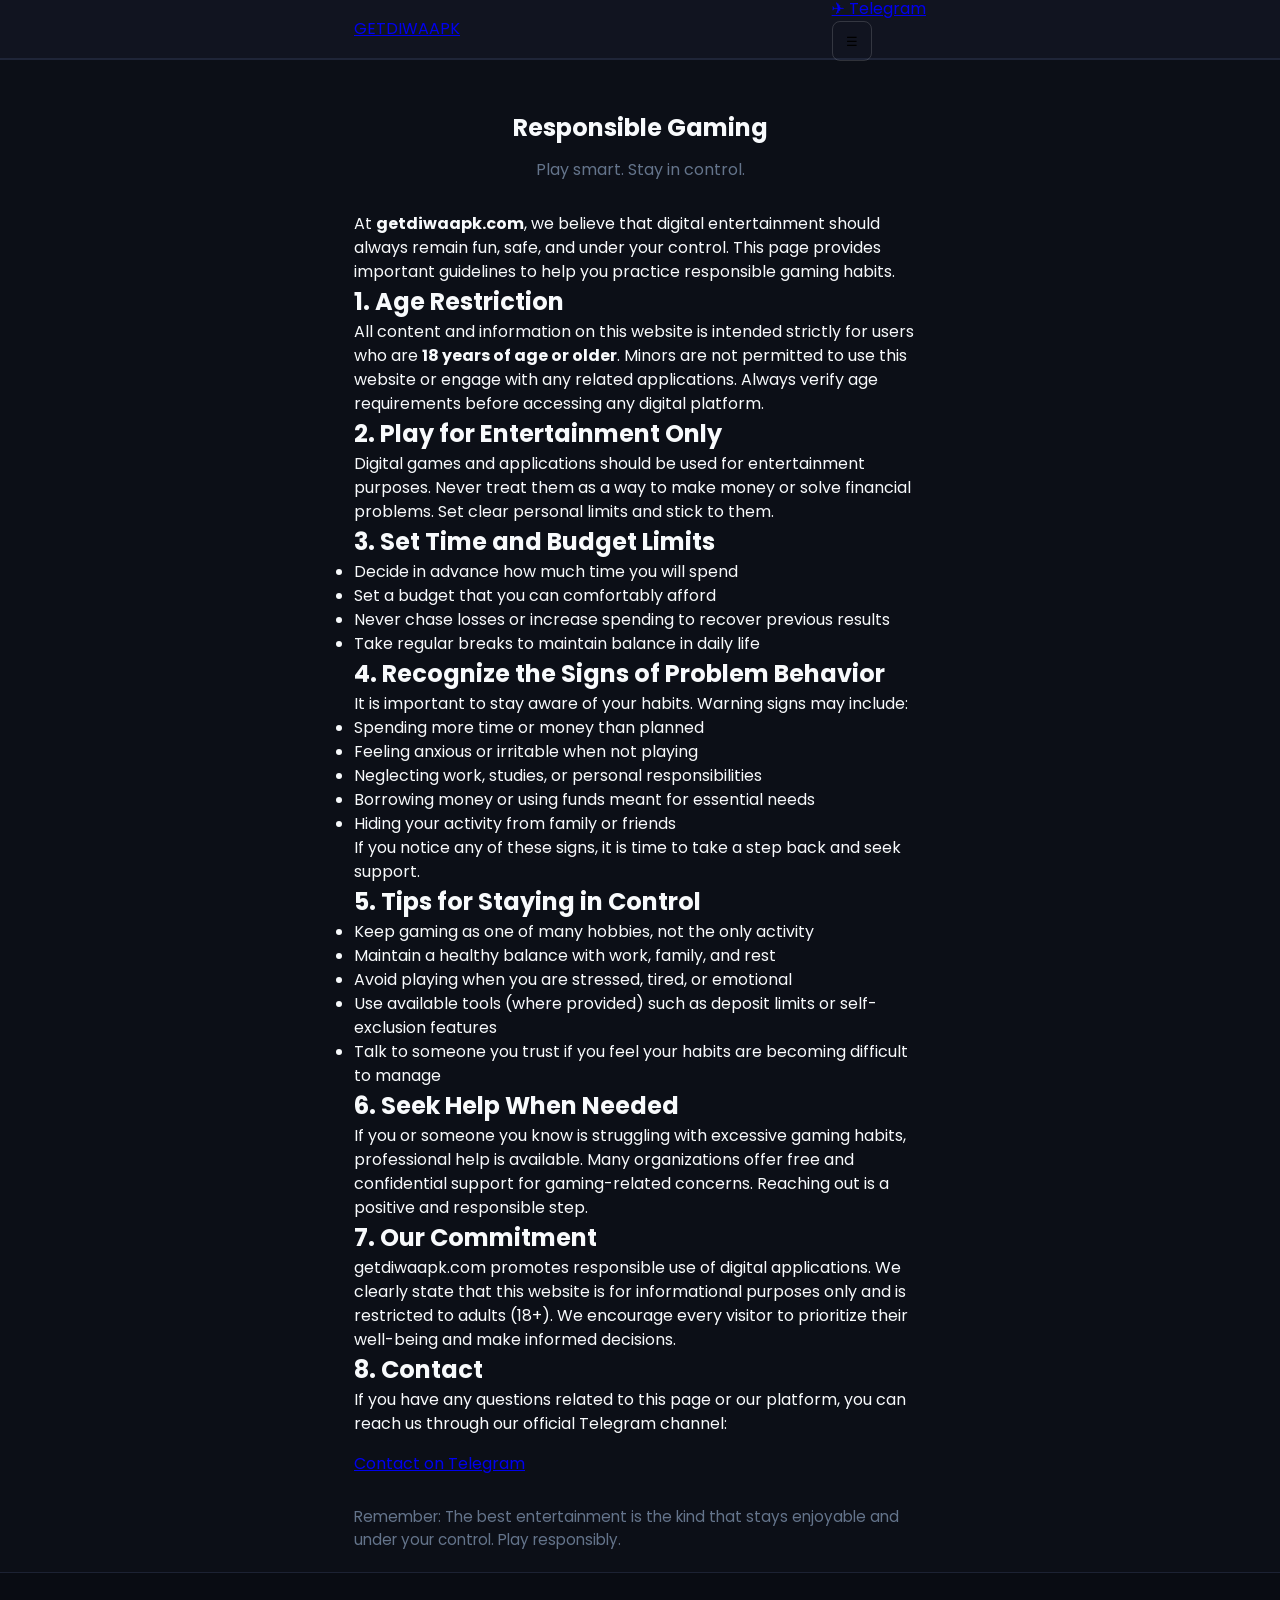
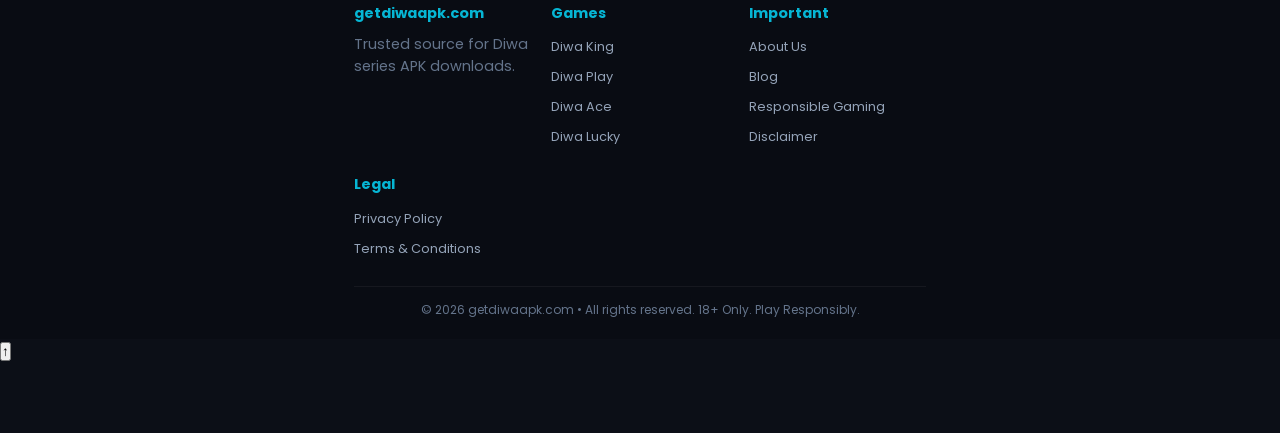
<file: responsible-gaming.html>
<!DOCTYPE html>
<html lang="en">
<head>
  <meta charset="UTF-8">
  <meta name="viewport" content="width=device-width, initial-scale=1.0">
  <title>Responsible Gaming – getdiwaapk.com</title>
  <meta name="description" content="Learn about Responsible Gaming practices. Play smart, stay in control, and enjoy digital entertainment responsibly on getdiwaapk.com.">
  <meta name="robots" content="index, follow">
  <link rel="canonical" href="https://getdiwaapk.com/responsible-gaming.html">
  
  <meta property="og:title" content="Responsible Gaming – getdiwaapk.com">
  <meta property="og:description" content="Important guidelines for responsible use of digital gaming applications.">
  <meta property="og:url" content="https://getdiwaapk.com/responsible-gaming.html">
  <meta property="og:type" content="website">

  <link rel="preconnect" href="https://fonts.googleapis.com">
  <link rel="preconnect" href="https://fonts.gstatic.com" crossorigin>
  <link rel="stylesheet" href="https://fonts.googleapis.com/css2?family=Poppins:wght@400;600;700;800&display=swap" media="print" onload="this.media='all'">
  <noscript><link rel="stylesheet" href="https://fonts.googleapis.com/css2?family=Poppins:wght@400;600;700;800&display=swap"></noscript>
  
  <link rel="stylesheet" href="style.css">
</head>
<body>
  <header>
    <div class="container nav">
      <a href="index.html" class="logo">GETDIWAAPK</a>
      <div class="nav-right">
        <a href="https://t.me/blackytinvit" target="_blank" rel="noopener" class="telegram-btn">✈️ Telegram</a>
        <button class="mobile-toggle" onclick="document.getElementById('navLinks').classList.toggle('active')" aria-label="Menu">☰</button>
      </div>
    </div>
  </header>

  <main>
    <section class="page-header" style="padding: 50px 0 30px; text-align: center;">
      <div class="container">
        <h1>Responsible Gaming</h1>
        <p style="color: var(--text-muted); max-width: 600px; margin: 12px auto 0;">Play smart. Stay in control.</p>
      </div>
    </section>

    <div class="container">
      <div class="content-box">
        <p>At <strong>getdiwaapk.com</strong>, we believe that digital entertainment should always remain fun, safe, and under your control. This page provides important guidelines to help you practice responsible gaming habits.</p>

        <h2>1. Age Restriction</h2>
        <p>All content and information on this website is intended strictly for users who are <strong>18 years of age or older</strong>. Minors are not permitted to use this website or engage with any related applications. Always verify age requirements before accessing any digital platform.</p>

        <h2>2. Play for Entertainment Only</h2>
        <p>Digital games and applications should be used for entertainment purposes. Never treat them as a way to make money or solve financial problems. Set clear personal limits and stick to them.</p>

        <h2>3. Set Time and Budget Limits</h2>
        <ul>
          <li>Decide in advance how much time you will spend</li>
          <li>Set a budget that you can comfortably afford</li>
          <li>Never chase losses or increase spending to recover previous results</li>
          <li>Take regular breaks to maintain balance in daily life</li>
        </ul>

        <h2>4. Recognize the Signs of Problem Behavior</h2>
        <p>It is important to stay aware of your habits. Warning signs may include:</p>
        <ul>
          <li>Spending more time or money than planned</li>
          <li>Feeling anxious or irritable when not playing</li>
          <li>Neglecting work, studies, or personal responsibilities</li>
          <li>Borrowing money or using funds meant for essential needs</li>
          <li>Hiding your activity from family or friends</li>
        </ul>
        <p>If you notice any of these signs, it is time to take a step back and seek support.</p>

        <h2>5. Tips for Staying in Control</h2>
        <ul>
          <li>Keep gaming as one of many hobbies, not the only activity</li>
          <li>Maintain a healthy balance with work, family, and rest</li>
          <li>Avoid playing when you are stressed, tired, or emotional</li>
          <li>Use available tools (where provided) such as deposit limits or self-exclusion features</li>
          <li>Talk to someone you trust if you feel your habits are becoming difficult to manage</li>
        </ul>

        <h2>6. Seek Help When Needed</h2>
        <p>If you or someone you know is struggling with excessive gaming habits, professional help is available. Many organizations offer free and confidential support for gaming-related concerns. Reaching out is a positive and responsible step.</p>

        <h2>7. Our Commitment</h2>
        <p>getdiwaapk.com promotes responsible use of digital applications. We clearly state that this website is for informational purposes only and is restricted to adults (18+). We encourage every visitor to prioritize their well-being and make informed decisions.</p>

        <h2>8. Contact</h2>
        <p>If you have any questions related to this page or our platform, you can reach us through our official Telegram channel:</p>
        <p style="margin-top: 16px;">
          <a href="https://t.me/blackytinvit" target="_blank" rel="noopener" class="btn-primary" style="display: inline-block;">Contact on Telegram</a>
        </p>

        <p style="margin-top: 30px; color: var(--text-muted); font-size: 0.95rem;">
          Remember: The best entertainment is the kind that stays enjoyable and under your control. Play responsibly.
        </p>
      </div>
    </div>
  </main>

  <footer>
    <div class="container">
      <div class="footer-grid">
        <div class="footer-col">
          <h3>getdiwaapk.com</h3>
          <p style="color: var(--text-muted); font-size: 0.9rem;">Trusted source for Diwa series APK downloads.</p>
        </div>
        <div class="footer-col">
          <h3>Games</h3>
          <ul>
            <li><a href="diwa-king.html">Diwa King</a></li>
            <li><a href="diwa-play.html">Diwa Play</a></li>
            <li><a href="diwa-ace.html">Diwa Ace</a></li>
            <li><a href="diwa-lucky.html">Diwa Lucky</a></li>
          </ul>
        </div>
        <div class="footer-col">
          <h3>Important</h3>
          <ul>
            <li><a href="about.html">About Us</a></li>
            <li><a href="blog.html">Blog</a></li>
            <li><a href="responsible-gaming.html">Responsible Gaming</a></li>
            <li><a href="disclaimer.html">Disclaimer</a></li>
          </ul>
        </div>
        <div class="footer-col">
          <h3>Legal</h3>
          <ul>
            <li><a href="privacy.html">Privacy Policy</a></li>
            <li><a href="terms.html">Terms & Conditions</a></li>
          </ul>
        </div>
      </div>
      <div class="footer-bottom">
        <p>© 2026 getdiwaapk.com • All rights reserved. 18+ Only. Play Responsibly.</p>
      </div>
    </div>
  </footer>

  <button id="backToTop" onclick="window.scrollTo({top:0,behavior:'smooth'})" aria-label="Back to top">↑</button>

  <script>
    window.addEventListener('scroll', () => {
      document.getElementById('backToTop').classList.toggle('show', window.scrollY > 400);
    });
  </script>
</body>
  </html>
</file>
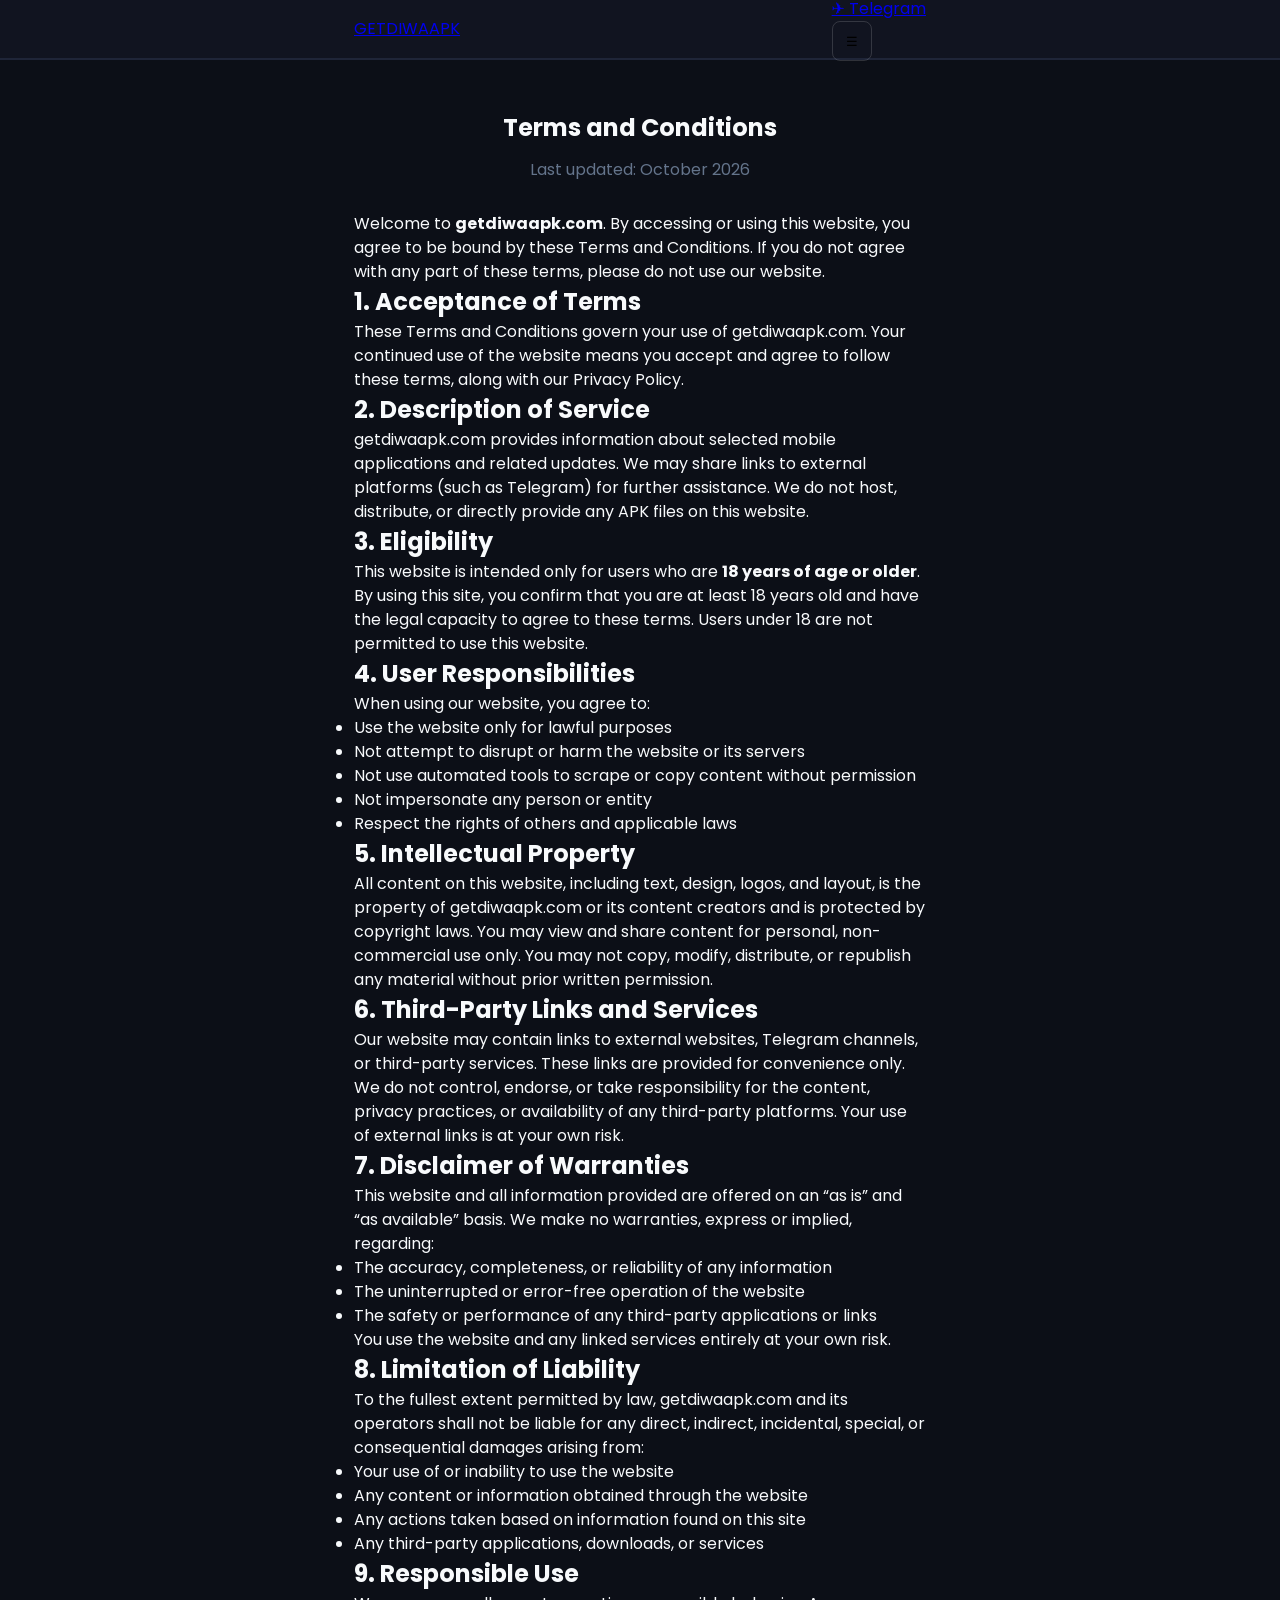
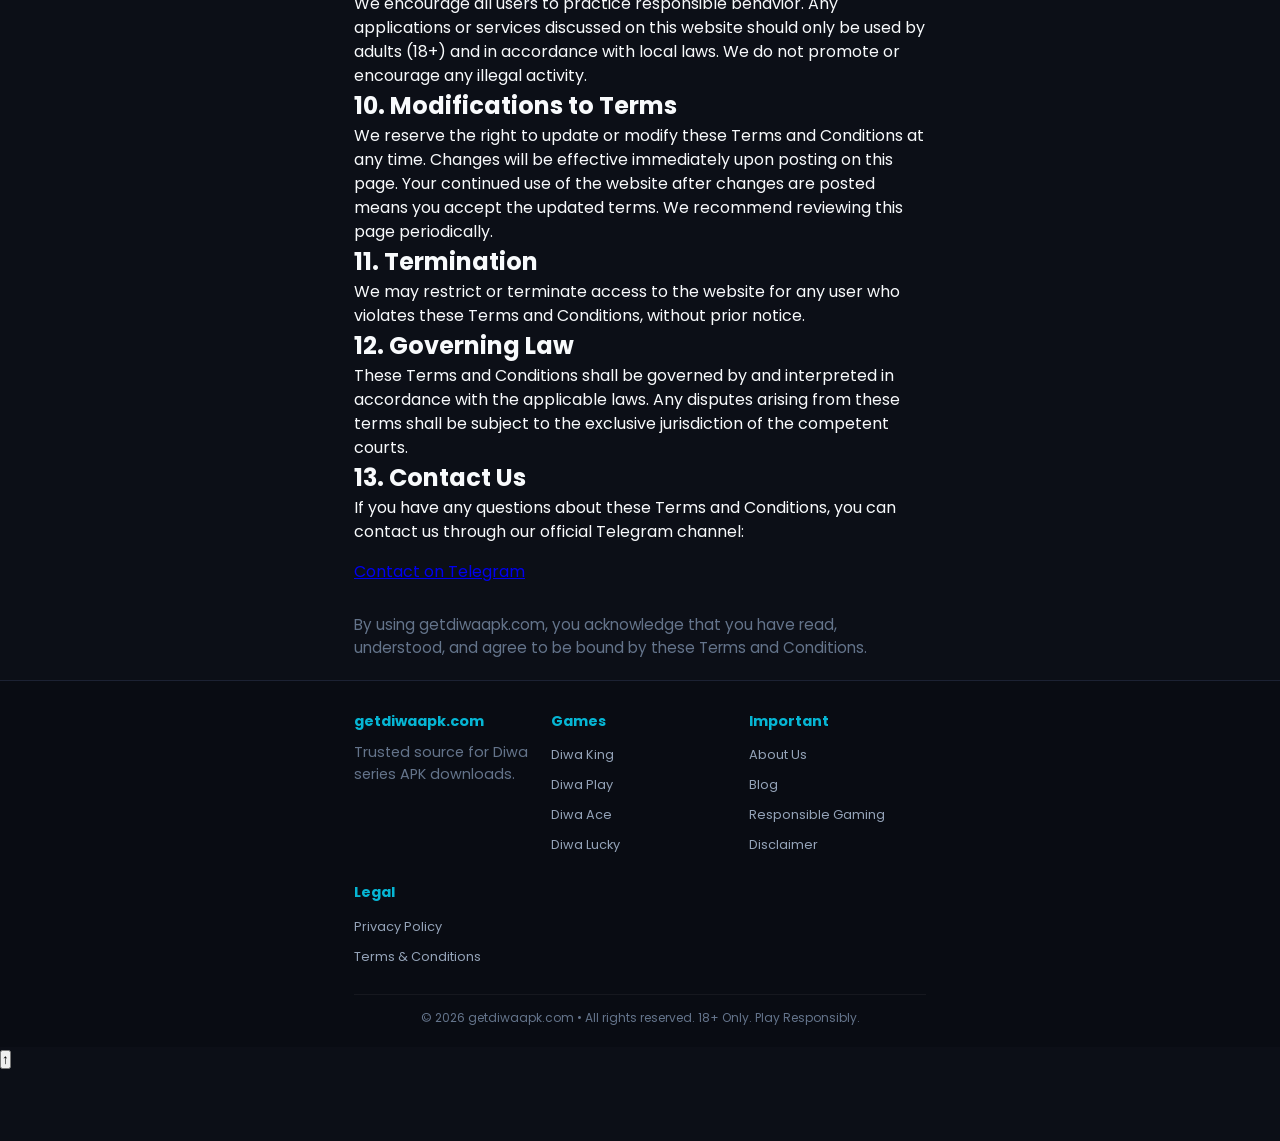
<file: terms.html>
<!DOCTYPE html>
<html lang="en">
<head>
  <meta charset="UTF-8">
  <meta name="viewport" content="width=device-width, initial-scale=1.0">
  <title>Terms and Conditions – getdiwaapk.com</title>
  <meta name="description" content="Read the Terms and Conditions of getdiwaapk.com. Understand the rules for using our website and services.">
  <meta name="robots" content="index, follow">
  <link rel="canonical" href="https://getdiwaapk.com/terms.html">
  
  <meta property="og:title" content="Terms and Conditions – getdiwaapk.com">
  <meta property="og:description" content="Terms of use for getdiwaapk.com website and related services.">
  <meta property="og:url" content="https://getdiwaapk.com/terms.html">
  <meta property="og:type" content="website">

  <link rel="preconnect" href="https://fonts.googleapis.com">
  <link rel="preconnect" href="https://fonts.gstatic.com" crossorigin>
  <link rel="stylesheet" href="https://fonts.googleapis.com/css2?family=Poppins:wght@400;600;700;800&display=swap" media="print" onload="this.media='all'">
  <noscript><link rel="stylesheet" href="https://fonts.googleapis.com/css2?family=Poppins:wght@400;600;700;800&display=swap"></noscript>
  
  <link rel="stylesheet" href="style.css">
</head>
<body>
  <header>
    <div class="container nav">
      <a href="index.html" class="logo">GETDIWAAPK</a>
      <div class="nav-right">
        <a href="https://t.me/blackytinvit" target="_blank" rel="noopener" class="telegram-btn">✈️ Telegram</a>
        <button class="mobile-toggle" onclick="document.getElementById('navLinks').classList.toggle('active')" aria-label="Menu">☰</button>
      </div>
    </div>
  </header>

  <main>
    <section class="page-header" style="padding: 50px 0 30px; text-align: center;">
      <div class="container">
        <h1>Terms and Conditions</h1>
        <p style="color: var(--text-muted); max-width: 600px; margin: 12px auto 0;">Last updated: October 2026</p>
      </div>
    </section>

    <div class="container">
      <div class="content-box">
        <p>Welcome to <strong>getdiwaapk.com</strong>. By accessing or using this website, you agree to be bound by these Terms and Conditions. If you do not agree with any part of these terms, please do not use our website.</p>

        <h2>1. Acceptance of Terms</h2>
        <p>These Terms and Conditions govern your use of getdiwaapk.com. Your continued use of the website means you accept and agree to follow these terms, along with our Privacy Policy.</p>

        <h2>2. Description of Service</h2>
        <p>getdiwaapk.com provides information about selected mobile applications and related updates. We may share links to external platforms (such as Telegram) for further assistance. We do not host, distribute, or directly provide any APK files on this website.</p>

        <h2>3. Eligibility</h2>
        <p>This website is intended only for users who are <strong>18 years of age or older</strong>. By using this site, you confirm that you are at least 18 years old and have the legal capacity to agree to these terms. Users under 18 are not permitted to use this website.</p>

        <h2>4. User Responsibilities</h2>
        <p>When using our website, you agree to:</p>
        <ul>
          <li>Use the website only for lawful purposes</li>
          <li>Not attempt to disrupt or harm the website or its servers</li>
          <li>Not use automated tools to scrape or copy content without permission</li>
          <li>Not impersonate any person or entity</li>
          <li>Respect the rights of others and applicable laws</li>
        </ul>

        <h2>5. Intellectual Property</h2>
        <p>All content on this website, including text, design, logos, and layout, is the property of getdiwaapk.com or its content creators and is protected by copyright laws. You may view and share content for personal, non-commercial use only. You may not copy, modify, distribute, or republish any material without prior written permission.</p>

        <h2>6. Third-Party Links and Services</h2>
        <p>Our website may contain links to external websites, Telegram channels, or third-party services. These links are provided for convenience only. We do not control, endorse, or take responsibility for the content, privacy practices, or availability of any third-party platforms. Your use of external links is at your own risk.</p>

        <h2>7. Disclaimer of Warranties</h2>
        <p>This website and all information provided are offered on an “as is” and “as available” basis. We make no warranties, express or implied, regarding:</p>
        <ul>
          <li>The accuracy, completeness, or reliability of any information</li>
          <li>The uninterrupted or error-free operation of the website</li>
          <li>The safety or performance of any third-party applications or links</li>
        </ul>
        <p>You use the website and any linked services entirely at your own risk.</p>

        <h2>8. Limitation of Liability</h2>
        <p>To the fullest extent permitted by law, getdiwaapk.com and its operators shall not be liable for any direct, indirect, incidental, special, or consequential damages arising from:</p>
        <ul>
          <li>Your use of or inability to use the website</li>
          <li>Any content or information obtained through the website</li>
          <li>Any actions taken based on information found on this site</li>
          <li>Any third-party applications, downloads, or services</li>
        </ul>

        <h2>9. Responsible Use</h2>
        <p>We encourage all users to practice responsible behavior. Any applications or services discussed on this website should only be used by adults (18+) and in accordance with local laws. We do not promote or encourage any illegal activity.</p>

        <h2>10. Modifications to Terms</h2>
        <p>We reserve the right to update or modify these Terms and Conditions at any time. Changes will be effective immediately upon posting on this page. Your continued use of the website after changes are posted means you accept the updated terms. We recommend reviewing this page periodically.</p>

        <h2>11. Termination</h2>
        <p>We may restrict or terminate access to the website for any user who violates these Terms and Conditions, without prior notice.</p>

        <h2>12. Governing Law</h2>
        <p>These Terms and Conditions shall be governed by and interpreted in accordance with the applicable laws. Any disputes arising from these terms shall be subject to the exclusive jurisdiction of the competent courts.</p>

        <h2>13. Contact Us</h2>
        <p>If you have any questions about these Terms and Conditions, you can contact us through our official Telegram channel:</p>
        <p style="margin-top: 16px;">
          <a href="https://t.me/blackytinvit" target="_blank" rel="noopener" class="btn-primary" style="display: inline-block;">Contact on Telegram</a>
        </p>

        <p style="margin-top: 30px; color: var(--text-muted); font-size: 0.95rem;">
          By using getdiwaapk.com, you acknowledge that you have read, understood, and agree to be bound by these Terms and Conditions.
        </p>
      </div>
    </div>
  </main>

  <footer>
    <div class="container">
      <div class="footer-grid">
        <div class="footer-col">
          <h3>getdiwaapk.com</h3>
          <p style="color: var(--text-muted); font-size: 0.9rem;">Trusted source for Diwa series APK downloads.</p>
        </div>
        <div class="footer-col">
          <h3>Games</h3>
          <ul>
            <li><a href="diwa-king.html">Diwa King</a></li>
            <li><a href="diwa-play.html">Diwa Play</a></li>
            <li><a href="diwa-ace.html">Diwa Ace</a></li>
            <li><a href="diwa-lucky.html">Diwa Lucky</a></li>
          </ul>
        </div>
        <div class="footer-col">
          <h3>Important</h3>
          <ul>
            <li><a href="about.html">About Us</a></li>
            <li><a href="blog.html">Blog</a></li>
            <li><a href="responsible-gaming.html">Responsible Gaming</a></li>
            <li><a href="disclaimer.html">Disclaimer</a></li>
          </ul>
        </div>
        <div class="footer-col">
          <h3>Legal</h3>
          <ul>
            <li><a href="privacy.html">Privacy Policy</a></li>
            <li><a href="terms.html">Terms & Conditions</a></li>
          </ul>
        </div>
      </div>
      <div class="footer-bottom">
        <p>© 2026 getdiwaapk.com • All rights reserved. 18+ Only. Play Responsibly.</p>
      </div>
    </div>
  </footer>

  <button id="backToTop" onclick="window.scrollTo({top:0,behavior:'smooth'})" aria-label="Back to top">↑</button>

  <script>
    window.addEventListener('scroll', () => {
      document.getElementById('backToTop').classList.toggle('show', window.scrollY > 400);
    });
  </script>
</body>
</html>
</file>
<file: style.css>
/* ===== getdiwaapk.com - Modern App Hub Theme ===== */
:root {
  /* Fresh & Copyright-free Color Palette */
  --bg-main: #0c0f17;
  --bg-surface: #141824;
  --bg-card: #ffffff;
  --primary-blue: #0284c7;
  --accent-cyan: #06b6d4;
  --accent-glow: #22d3ee;
  --tg-blue-start: #0088cc;
  --tg-blue-end: #005f99;
  --gold-star: #f59e0b;
  --text-dark: #1e293b;
  --text-muted: #64748b;
  --text-light: #f8fafc;
  --border-light: rgba(255, 255, 255, 0.08);
}

* {
  margin: 0;
  padding: 0;
  box-sizing: border-box;
}

body {
  font-family: 'Poppins', system-ui, -apple-system, sans-serif;
  background-color: var(--bg-main);
  color: var(--text-light);
  line-height: 1.5;
  padding-bottom: 70px; /* Space for sticky bottom button */
  overflow-x: hidden;
}

.container {
  max-width: 600px; /* Mobile-first optimized app container */
  margin: 0 auto;
  padding: 0 14px;
}

/* =========================================================
   HEADER & LOGO
========================================================= */
header {
  position: sticky;
  top: 0;
  z-index: 1000;
  background: #111420;
  border-bottom: 2px solid #1f2538;
}

.nav {
  display: flex;
  align-items: center;
  justify-content: space-between;
  height: 58px;
}

.logo-text {
  font-size: 1.35rem;
  font-weight: 800;
  letter-spacing: 0.5px;
  color: #ffffff;
  text-decoration: none;
}

.logo-text span {
  color: var(--accent-cyan);
}

/* 3-LINE MENU HAMBURGER BUTTON */
.mobile-toggle {
  background: transparent;
  border: 1px solid rgba(255, 255, 255, 0.15);
  width: 40px;
  height: 40px;
  border-radius: 8px;
  display: flex;
  flex-direction: column;
  justify-content: center;
  align-items: center;
  gap: 5px;
  cursor: pointer;
  transition: all 0.25s ease;
}

.mobile-toggle span {
  display: block;
  width: 20px;
  height: 2px;
  background-color: var(--accent-cyan);
  border-radius: 2px;
}

.mobile-toggle:hover {
  background: rgba(6, 182, 212, 0.1);
  border-color: var(--accent-cyan);
}

/* =========================================================
   SIDEBAR MENU DRAWER (Legal, Privacy & Functions)
========================================================= */
.menu-overlay {
  position: fixed;
  inset: 0;
  background: rgba(0, 0, 0, 0.75);
  backdrop-filter: blur(4px);
  opacity: 0;
  visibility: hidden;
  transition: opacity 0.3s ease, visibility 0.3s ease;
  z-index: 2000;
}

.menu-overlay.active {
  opacity: 1;
  visibility: visible;
}

.sidebar-menu {
  position: fixed;
  top: 0;
  right: -310px;
  width: 280px;
  height: 100vh;
  background: #131722;
  border-left: 1px solid #23293d;
  box-shadow: -6px 0 25px rgba(0, 0, 0, 0.7);
  z-index: 2100;
  display: flex;
  flex-direction: column;
  transition: right 0.3s cubic-bezier(0.4, 0, 0.2, 1);
  overflow-y: auto;
}

.sidebar-menu.active {
  right: 0;
}

.sidebar-header {
  display: flex;
  justify-content: space-between;
  align-items: center;
  padding: 16px 20px;
  border-bottom: 1px solid #1f2538;
}

.sidebar-title {
  font-size: 1.1rem;
  font-weight: 700;
  color: var(--accent-cyan);
}

.close-sidebar-btn {
  background: transparent;
  border: none;
  color: #cbd5e1;
  font-size: 1.8rem;
  line-height: 1;
  cursor: pointer;
}

.sidebar-nav {
  padding: 18px 16px;
  display: flex;
  flex-direction: column;
  gap: 20px;
}

.menu-group h4 {
  font-size: 0.75rem;
  text-transform: uppercase;
  letter-spacing: 1px;
  color: #718096;
  margin-bottom: 8px;
}

.menu-group ul {
  list-style: none;
}

.menu-group ul li {
  margin-bottom: 6px;
}

.menu-group ul li a {
  display: block;
  padding: 10px 14px;
  border-radius: 8px;
  color: #e2e8f0;
  text-decoration: none;
  font-size: 0.9rem;
  background: rgba(255, 255, 255, 0.03);
  border: 1px solid transparent;
  transition: all 0.2s ease;
}

.menu-group ul li a:hover {
  background: rgba(6, 182, 212, 0.15);
  color: var(--accent-cyan);
  border-color: rgba(6, 182, 212, 0.3);
}

/* =========================================================
   TOP BANNER & HERO
========================================================= */
.banner-section {
  padding: 18px 0 10px;
}

.banner-box {
  background: radial-gradient(circle at top, #1a233a 0%, #0e121d 100%);
  border: 1px solid #232c44;
  border-radius: 16px;
  padding: 22px 16px 14px;
  text-align: center;
  box-shadow: 0 8px 24px rgba(0, 0, 0, 0.4);
}

.banner-box h1 {
  font-size: 1.55rem;
  font-weight: 800;
  letter-spacing: 0.5px;
  color: #ffffff;
  margin-bottom: 6px;
  text-shadow: 0 2px 10px rgba(6, 182, 212, 0.3);
}

.banner-box p {
  color: #94a3b8;
  font-size: 0.82rem;
  margin-bottom: 16px;
}

/* APP SEARCH INPUT */
.search-bar-wrap {
  position: relative;
  max-width: 100%;
  margin: 0 auto 18px;
}

.search-bar-wrap input {
  width: 100%;
  background: #ffffff;
  color: #111;
  border: none;
  border-radius: 50px;
  padding: 11px 45px 11px 18px;
  font-size: 0.9rem;
  outline: none;
  box-shadow: 0 3px 12px rgba(0,0,0,0.25);
}

.search-bar-wrap .search-submit {
  position: absolute;
  right: 5px;
  top: 50%;
  transform: translateY(-50%);
  background: #ec4899;
  border: none;
  color: #fff;
  width: 32px;
  height: 32px;
  border-radius: 50%;
  cursor: pointer;
  display: flex;
  align-items: center;
  justify-content: center;
}

/* SEARCH DROPDOWN */
.search-results-dropdown {
  display: none;
  background: #181d2a;
  border: 1px solid #2d3748;
  border-radius: 12px;
  margin-bottom: 16px;
  max-height: 220px;
  overflow-y: auto;
  text-align: left;
}

.search-drop-item {
  display: flex;
  align-items: center;
  gap: 12px;
  padding: 10px 14px;
  color: #fff;
  text-decoration: none;
  border-bottom: 1px solid rgba(255,255,255,0.05);
}

.search-drop-item img {
  width: 36px;
  height: 36px;
  border-radius: 6px;
  object-fit: cover;
}

/* =========================================================
   QUICK ICONS & TELEGRAM CIRCLE (Circle Ki Hui Jagah)
========================================================= */
.quick-icons-row {
  display: flex;
  justify-content: center;
  align-items: center;
  gap: 10px;
  padding-top: 6px;
}

.quick-icon-btn {
  width: 44px;
  height: 44px;
  border-radius: 50%;
  display: flex;
  align-items: center;
  justify-content: center;
  text-decoration: none;
  font-size: 1.25rem;
  box-shadow: 0 4px 10px rgba(0, 0, 0, 0.35);
  transition: transform 0.2s ease;
}

.quick-icon-btn:hover {
  transform: scale(1.1);
}

.item-game { background: #1e3a5f; }
.item-cards { background: #0e7490; }
.item-slots { background: #831843; }
.item-gift { background: #991b1b; }

/* TELEGRAM CIRCLE BUTTON (Highlighted in User's Circle) */
.item-telegram.highlight-circle {
  background: linear-gradient(135deg, #0ea5e9, #0284c7);
  border: 2px solid #38bdf8;
  box-shadow: 0 0 15px rgba(56, 189, 248, 0.6);
  animation: pulse-border 2s infinite;
}

@keyframes pulse-border {
  0% { box-shadow: 0 0 0 0 rgba(56, 189, 248, 0.6); }
  70% { box-shadow: 0 0 0 8px rgba(56, 189, 248, 0); }
  100% { box-shadow: 0 0 0 0 rgba(56, 189, 248, 0); }
}

/* =========================================================
   LATEST APPS GRID (Screenshot Wala Style)
========================================================= */
.section-title-wrap {
  margin: 18px 0 12px;
}

.section-title-wrap h2 {
  font-size: 1.25rem;
  font-weight: 700;
  color: #e2e8f0;
}

.games-section {
  padding-bottom: 20px;
}

/* 2 Columns Grid Exactly Like Screenshot */
.app-card-grid {
  display: grid;
  grid-template-columns: repeat(2, 1fr);
  gap: 12px;
}

/* WHITE CLEAN APP CARD */
.app-item-card {
  background: var(--bg-card);
  border-radius: 18px;
  padding: 10px;
  display: flex;
  flex-direction: column;
  box-shadow: 0 6px 18px rgba(0, 0, 0, 0.25);
  border: 2px solid #e2e8f0;
  transition: transform 0.25s, box-shadow 0.25s;
}

.app-item-card:hover {
  transform: translateY(-3px);
  box-shadow: 0 8px 22px rgba(6, 182, 212, 0.2);
}

.card-thumb {
  position: relative;
  width: 100%;
  aspect-ratio: 1 / 1;
  border-radius: 14px;
  overflow: hidden;
  background: #000;
}

.card-thumb img {
  width: 100%;
  height: 100%;
  object-fit: cover;
  display: block;
}

.card-badge {
  position: absolute;
  top: 6px;
  left: 6px;
  background: #0284c7;
  color: #fff;
  font-size: 0.62rem;
  font-weight: 700;
  padding: 2px 7px;
  border-radius: 4px;
}

.card-badge.bonus { background: #16a34a; }
.card-badge.hot { background: #dc2626; }

.card-info {
  padding-top: 10px;
  display: flex;
  flex-direction: column;
  flex-grow: 1;
}

.card-info h3 {
  font-size: 0.88rem;
  font-weight: 700;
  color: var(--text-dark);
  white-space: nowrap;
  overflow: hidden;
  text-overflow: ellipsis;
  margin-bottom: 2px;
}

.card-info .sub-label {
  font-size: 0.7rem;
  font-weight: 600;
  color: var(--text-muted);
  text-transform: uppercase;
  white-space: nowrap;
  overflow: hidden;
  text-overflow: ellipsis;
}

.card-info .edition-label {
  font-size: 0.68rem;
  color: #94a3b8;
  margin-bottom: 6px;
  white-space: nowrap;
  overflow: hidden;
  text-overflow: ellipsis;
}

.rating-stars {
  font-size: 0.75rem;
  color: var(--gold-star);
  margin-bottom: 10px;
}

.rating-stars span {
  color: #64748b;
  font-size: 0.68rem;
  font-weight: 600;
}

.download-link-btn {
  margin-top: auto;
  display: block;
  text-align: center;
  background: linear-gradient(135deg, #0ea5e9, #0284c7);
  color: #ffffff;
  text-decoration: none;
  font-size: 0.78rem;
  font-weight: 600;
  padding: 7px 0;
  border-radius: 50px;
  transition: opacity 0.2s;
}

.download-link-btn:hover {
  opacity: 0.9;
}

/* =========================================================
   FEATURES SECTION
========================================================= */
.features-wrap {
  padding: 20px 0;
}

.features-grid {
  display: grid;
  grid-template-columns: repeat(auto-fit, minmax(160px, 1fr));
  gap: 12px;
}

.feature-box {
  background: var(--bg-surface);
  border: 1px solid var(--border-light);
  border-radius: 12px;
  padding: 16px 12px;
  text-align: center;
}

.feature-box .icon {
  font-size: 1.5rem;
  margin-bottom: 6px;
}

.feature-box h3 {
  font-size: 0.9rem;
  color: var(--accent-cyan);
  margin-bottom: 4px;
}

.feature-box p {
  font-size: 0.76rem;
  color: #94a3b8;
}

/* =========================================================
   STICKY BOTTOM TELEGRAM BAR (Screenshot Match)
========================================================= */
.sticky-telegram-bar {
  position: fixed;
  bottom: 0;
  left: 0;
  right: 0;
  padding: 10px 14px;
  background: rgba(12, 15, 23, 0.9);
  backdrop-filter: blur(10px);
  z-index: 999;
  display: flex;
  justify-content: center;
  border-top: 1px solid #1f2538;
}

.telegram-float-btn {
  max-width: 580px;
  width: 100%;
  display: flex;
  align-items: center;
  justify-content: center;
  gap: 8px;
  background: linear-gradient(90deg, #0284c7, #2563eb);
  color: #ffffff;
  font-weight: 700;
  font-size: 1rem;
  padding: 12px 20px;
  border-radius: 50px;
  text-decoration: none;
  box-shadow: 0 4px 18px rgba(37, 99, 235, 0.45);
  transition: transform 0.2s;
}

.telegram-float-btn:hover {
  transform: translateY(-2px);
}

/* =========================================================
   FOOTER
========================================================= */
footer {
  background: #090c13;
  border-top: 1px solid #1c2233;
  padding: 30px 0 20px;
  margin-top: 20px;
}

.footer-grid {
  display: grid;
  grid-template-columns: repeat(auto-fit, minmax(140px, 1fr));
  gap: 20px;
  margin-bottom: 20px;
}

.footer-col h3 {
  color: var(--accent-cyan);
  margin-bottom: 10px;
  font-size: 0.9rem;
}

.footer-col ul {
  list-style: none;
}

.footer-col ul li {
  margin-bottom: 6px;
}

.footer-col a {
  color: #94a3b8;
  text-decoration: none;
  font-size: 0.8rem;
  transition: color 0.2s;
}

.footer-col a:hover {
  color: #ffffff;
}

.footer-bottom {
  text-align: center;
  padding-top: 14px;
  border-top: 1px solid rgba(255, 255, 255, 0.05);
  color: #64748b;
  font-size: 0.75rem;
    }
</file>
